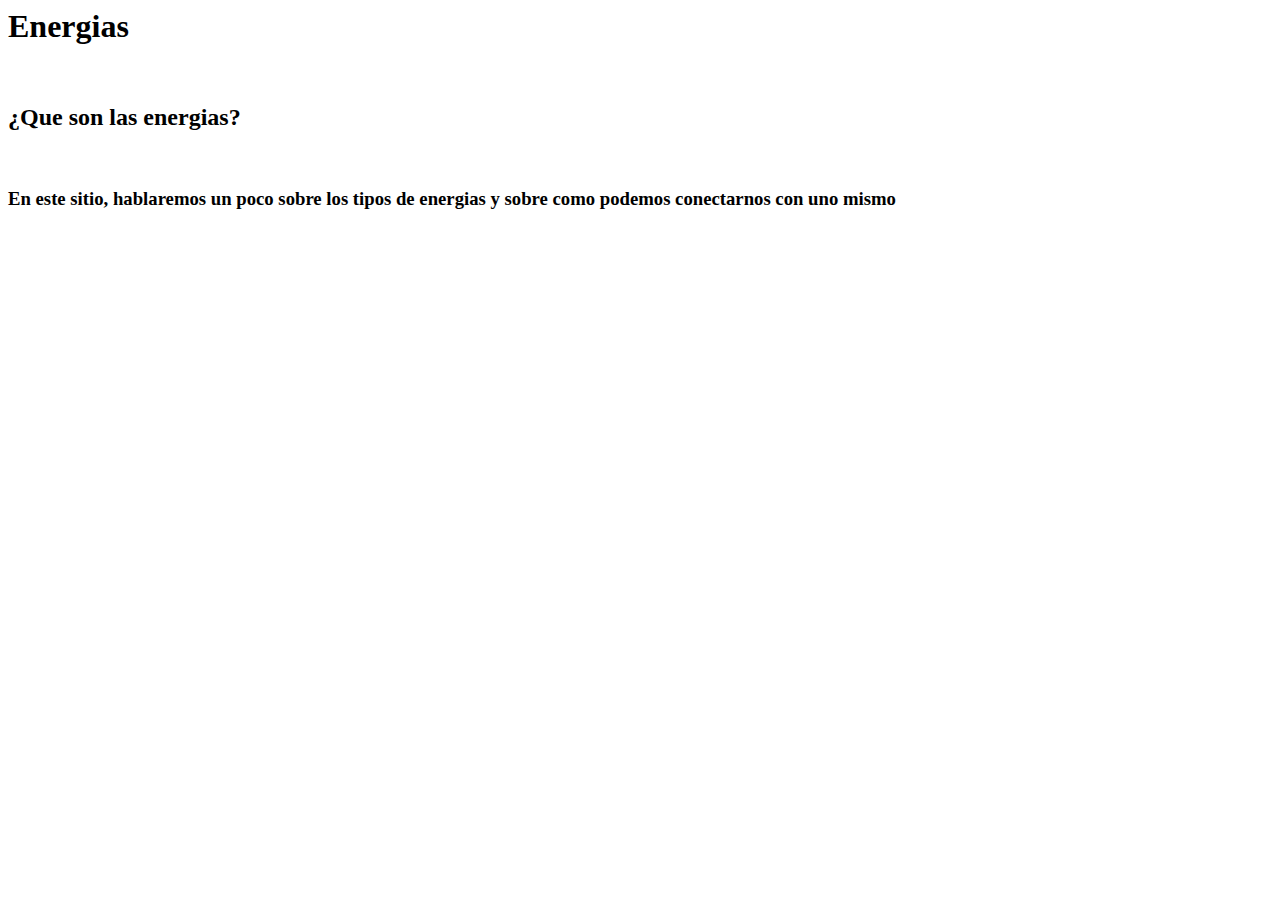
<file: index.html>
<html> 
    <head>
        
        <title>¡Bienvenidos/as a Mi Proyecto!</title>


    </head>

<body>
<h1>Energias</h1>
<br />
<h2>¿Que son las energias?</h2>
<br />
<h3>En este sitio, hablaremos un poco sobre los tipos de energias y sobre como podemos conectarnos con uno mismo</h3>


</body>



</html>
</file>
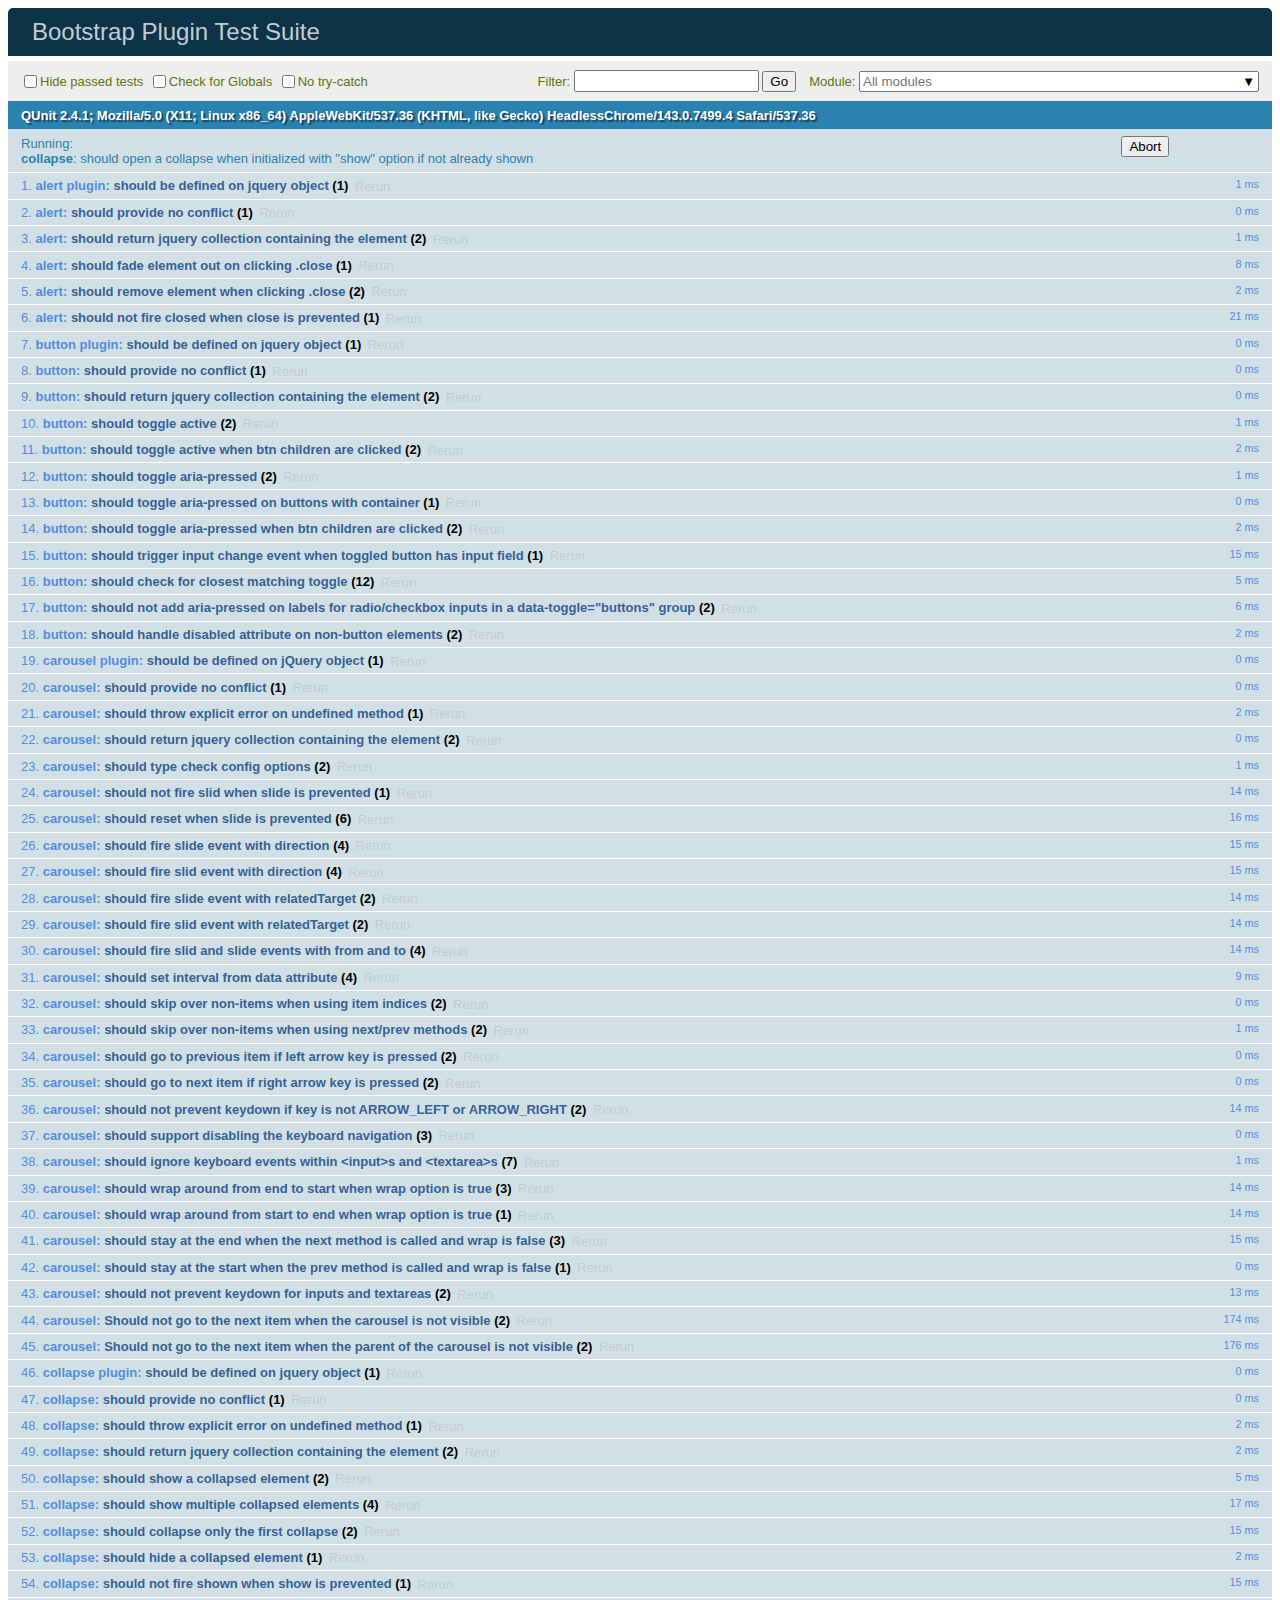
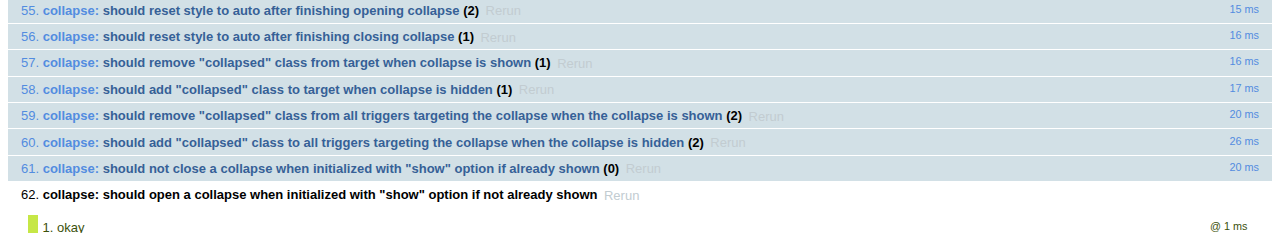
<file: L/js/tests/index.html>
<!doctype html>
<html lang="en">
  <head>
    <meta charset="utf-8">
    <meta name="viewport" content="width=device-width, initial-scale=1, shrink-to-fit=no">
    <title>Bootstrap Plugin Test Suite</title>

    <!-- jQuery -->
    <script>
      (function () {
        var path = '../../assets/js/vendor/jquery-slim.min.js'
        // get jquery param from the query string.
        var jQueryVersion = location.search.match(/[?&]jquery=(.*?)(?=&|$)/)

        // If a version was specified, use that version from our vendor folder
        if (jQueryVersion) {
          path = 'vendor/jquery-' + jQueryVersion[1] + '.min.js'
        }
        document.write('<script src="' + path + '"><\/script>')
      }())
    </script>
    <script src="../../assets/js/vendor/popper.min.js"></script>

    <!-- QUnit -->
    <link rel="stylesheet" href="vendor/qunit.css" media="screen">
    <script src="vendor/qunit.js"></script>

    <script>
      // Disable jQuery event aliases to ensure we don't accidentally use any of them
      [
        'blur',
        'focus',
        'focusin',
        'focusout',
        'resize',
        'scroll',
        'click',
        'dblclick',
        'mousedown',
        'mouseup',
        'mousemove',
        'mouseover',
        'mouseout',
        'mouseenter',
        'mouseleave',
        'change',
        'select',
        'submit',
        'keydown',
        'keypress',
        'keyup',
        'contextmenu'
      ].forEach(function(eventAlias) {
        $.fn[eventAlias] = function() {
          throw new Error('Using the ".' + eventAlias + '()" method is not allowed, so that Bootstrap can be compatible with custom jQuery builds which exclude the "event aliases" module that defines said method. See https://github.com/twbs/bootstrap/blob/master/CONTRIBUTING.md#js')
        }
      })

      // Require assert.expect in each test
      QUnit.config.requireExpects = true

      // See https://github.com/axemclion/grunt-saucelabs#test-result-details-with-qunit
      var log = []
      var testName

      QUnit.done(function(testResults) {
        var tests = []
        for (var i = 0; i < log.length; i++) {
          var details = log[i]
          tests.push({
            name: details.name,
            result: details.result,
            expected: details.expected,
            actual: details.actual,
            source: details.source
          })
        }
        testResults.tests = tests

        window.global_test_results = testResults
      })

      QUnit.testStart(function(testDetails) {
        QUnit.log(function(details) {
          if (!details.result) {
            details.name = testDetails.name
            log.push(details)
          }
        })
      })

      // Display fixture on-screen on iOS to avoid false positives
      // See https://github.com/twbs/bootstrap/pull/15955
      if (/iPhone|iPad|iPod/.test(navigator.userAgent)) {
        QUnit.begin(function() {
          $('#qunit-fixture').css({ top: 0, left: 0 })
        })

        QUnit.done(function() {
          $('#qunit-fixture').css({ top: '', left: '' })
        })
      }
    </script>

    <!-- Transpiled Plugins -->
    <script src="../dist/util.js"></script>
    <script src="../dist/alert.js"></script>
    <script src="../dist/button.js"></script>
    <script src="../dist/carousel.js"></script>
    <script src="../dist/collapse.js"></script>
    <script src="../dist/dropdown.js"></script>
    <script src="../dist/modal.js"></script>
    <script src="../dist/scrollspy.js"></script>
    <script src="../dist/tab.js"></script>
    <script src="../dist/tooltip.js"></script>
    <script src="../dist/popover.js"></script>

    <!-- Unit Tests -->
    <script src="unit/alert.js"></script>
    <script src="unit/button.js"></script>
    <script src="unit/carousel.js"></script>
    <script src="unit/collapse.js"></script>
    <script src="unit/dropdown.js"></script>
    <script src="unit/modal.js"></script>
    <script src="unit/scrollspy.js"></script>
    <script src="unit/tab.js"></script>
    <script src="unit/tooltip.js"></script>
    <script src="unit/popover.js"></script>
    <script src="unit/util.js"></script>
  </head>
  <body>
    <div id="qunit-container">
      <div id="qunit"></div>
      <div id="qunit-fixture"></div>
    </div>
  </body>
</html>
</file>
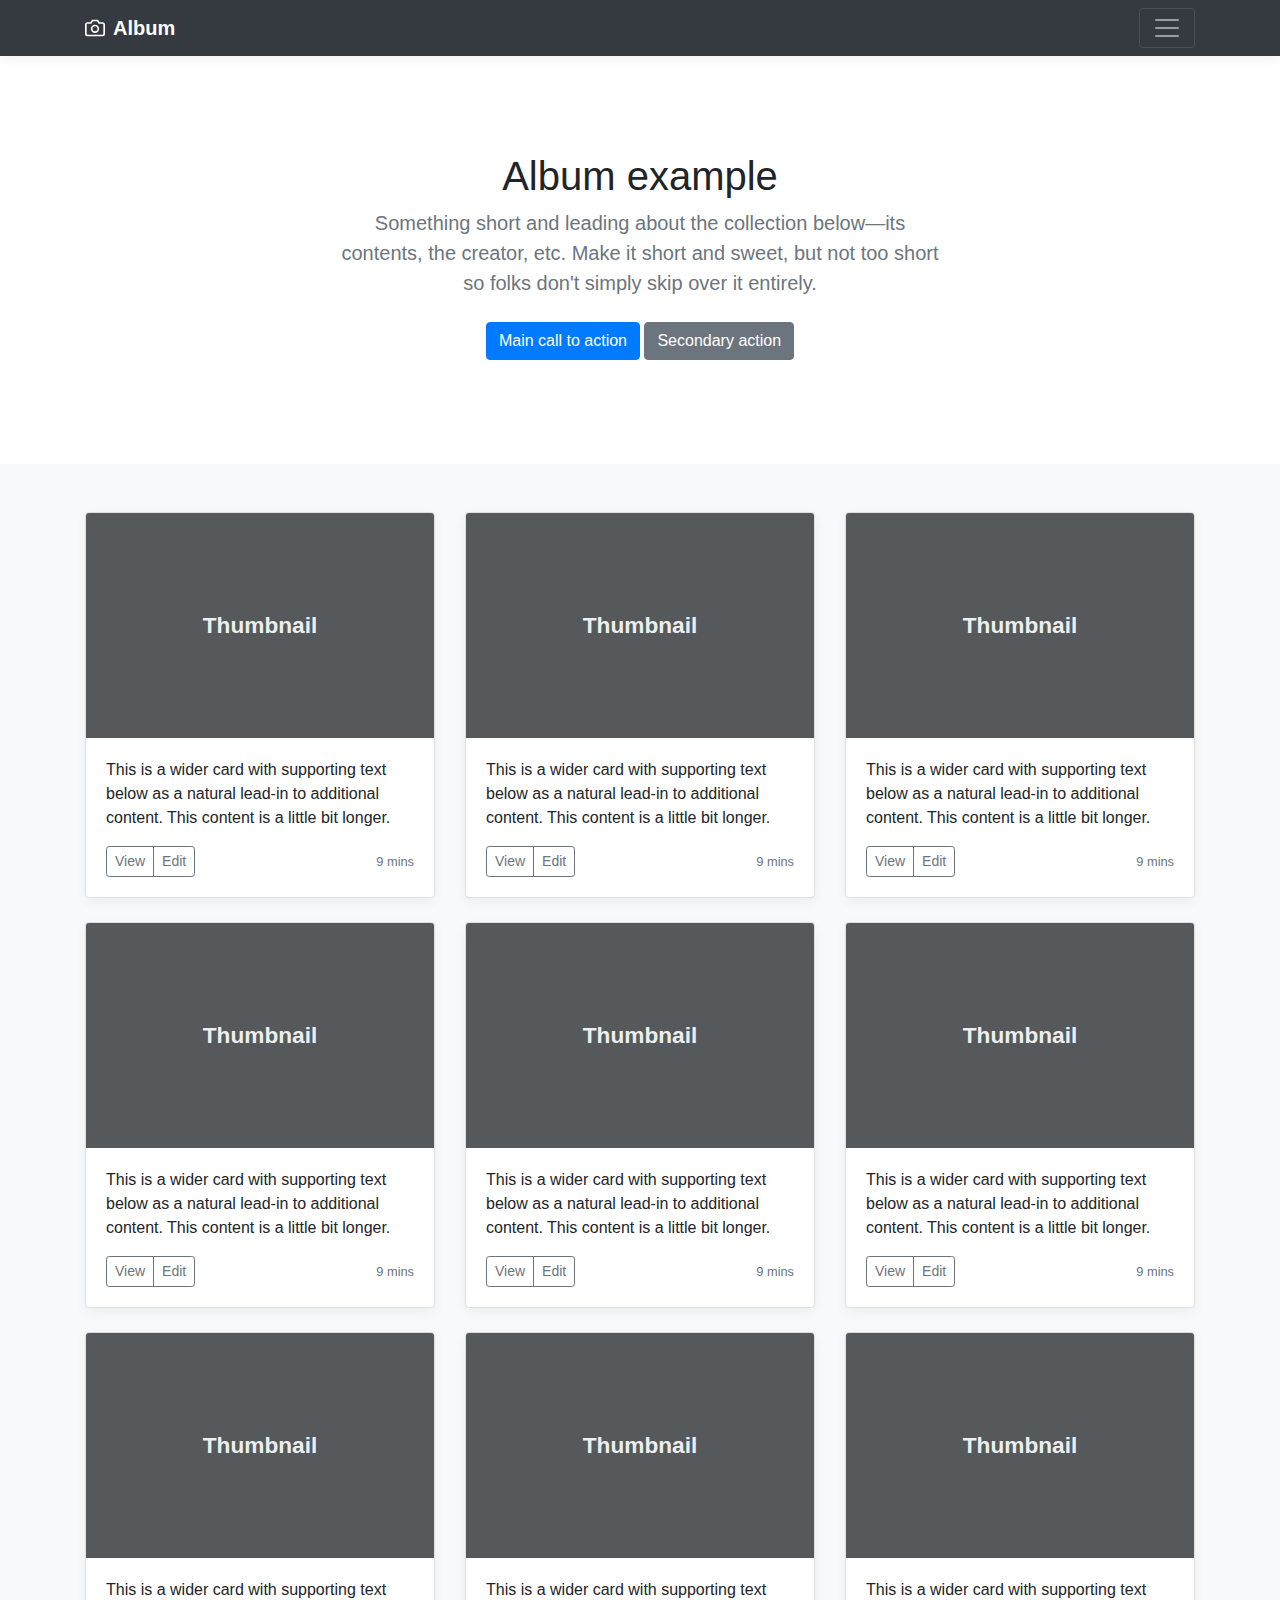
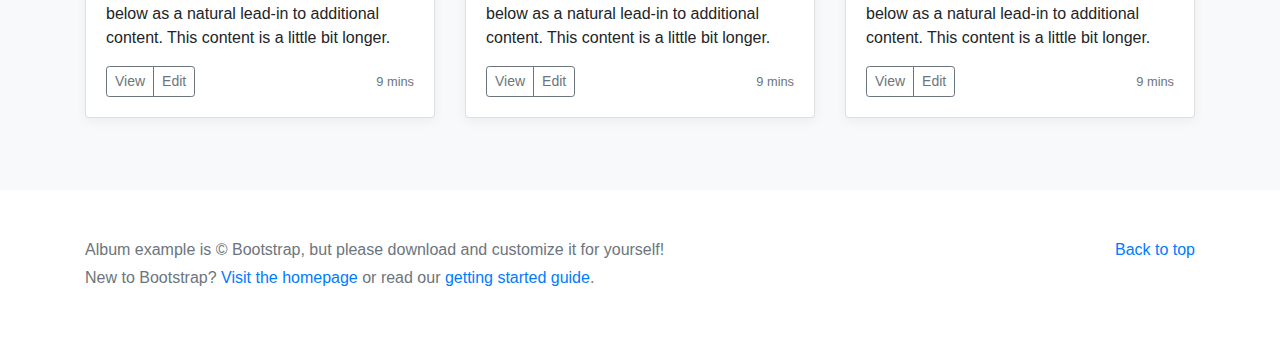
<file: L/docs/4.0/examples/album/index.html>
<!doctype html>
<html lang="en">
  <head>
    <meta charset="utf-8">
    <meta name="viewport" content="width=device-width, initial-scale=1, shrink-to-fit=no">
    <meta name="description" content="">
    <meta name="author" content="">
    <link rel="icon" href="../../../../favicon.ico">

    <title>Album example for Bootstrap</title>

    <!-- Bootstrap core CSS -->
    <link href="../../../../dist/css/bootstrap.min.css" rel="stylesheet">

    <!-- Custom styles for this template -->
    <link href="album.css" rel="stylesheet">
  </head>

  <body>

    <header>
      <div class="collapse bg-dark" id="navbarHeader">
        <div class="container">
          <div class="row">
            <div class="col-sm-8 col-md-7 py-4">
              <h4 class="text-white">About</h4>
              <p class="text-muted">Add some information about the album below, the author, or any other background context. Make it a few sentences long so folks can pick up some informative tidbits. Then, link them off to some social networking sites or contact information.</p>
            </div>
            <div class="col-sm-4 offset-md-1 py-4">
              <h4 class="text-white">Contact</h4>
              <ul class="list-unstyled">
                <li><a href="#" class="text-white">Follow on Twitter</a></li>
                <li><a href="#" class="text-white">Like on Facebook</a></li>
                <li><a href="#" class="text-white">Email me</a></li>
              </ul>
            </div>
          </div>
        </div>
      </div>
      <div class="navbar navbar-dark bg-dark box-shadow">
        <div class="container d-flex justify-content-between">
          <a href="#" class="navbar-brand d-flex align-items-center">
            <svg xmlns="http://www.w3.org/2000/svg" width="20" height="20" viewBox="0 0 24 24" fill="none" stroke="currentColor" stroke-width="2" stroke-linecap="round" stroke-linejoin="round" class="mr-2"><path d="M23 19a2 2 0 0 1-2 2H3a2 2 0 0 1-2-2V8a2 2 0 0 1 2-2h4l2-3h6l2 3h4a2 2 0 0 1 2 2z"></path><circle cx="12" cy="13" r="4"></circle></svg>
            <strong>Album</strong>
          </a>
          <button class="navbar-toggler" type="button" data-toggle="collapse" data-target="#navbarHeader" aria-controls="navbarHeader" aria-expanded="false" aria-label="Toggle navigation">
            <span class="navbar-toggler-icon"></span>
          </button>
        </div>
      </div>
    </header>

    <main role="main">

      <section class="jumbotron text-center">
        <div class="container">
          <h1 class="jumbotron-heading">Album example</h1>
          <p class="lead text-muted">Something short and leading about the collection below—its contents, the creator, etc. Make it short and sweet, but not too short so folks don't simply skip over it entirely.</p>
          <p>
            <a href="#" class="btn btn-primary my-2">Main call to action</a>
            <a href="#" class="btn btn-secondary my-2">Secondary action</a>
          </p>
        </div>
      </section>

      <div class="album py-5 bg-light">
        <div class="container">

          <div class="row">
            <div class="col-md-4">
              <div class="card mb-4 box-shadow">
                <img class="card-img-top" data-src="holder.js/100px225?theme=thumb&bg=55595c&fg=eceeef&text=Thumbnail" alt="Card image cap">
                <div class="card-body">
                  <p class="card-text">This is a wider card with supporting text below as a natural lead-in to additional content. This content is a little bit longer.</p>
                  <div class="d-flex justify-content-between align-items-center">
                    <div class="btn-group">
                      <button type="button" class="btn btn-sm btn-outline-secondary">View</button>
                      <button type="button" class="btn btn-sm btn-outline-secondary">Edit</button>
                    </div>
                    <small class="text-muted">9 mins</small>
                  </div>
                </div>
              </div>
            </div>
            <div class="col-md-4">
              <div class="card mb-4 box-shadow">
                <img class="card-img-top" data-src="holder.js/100px225?theme=thumb&bg=55595c&fg=eceeef&text=Thumbnail" alt="Card image cap">
                <div class="card-body">
                  <p class="card-text">This is a wider card with supporting text below as a natural lead-in to additional content. This content is a little bit longer.</p>
                  <div class="d-flex justify-content-between align-items-center">
                    <div class="btn-group">
                      <button type="button" class="btn btn-sm btn-outline-secondary">View</button>
                      <button type="button" class="btn btn-sm btn-outline-secondary">Edit</button>
                    </div>
                    <small class="text-muted">9 mins</small>
                  </div>
                </div>
              </div>
            </div>
            <div class="col-md-4">
              <div class="card mb-4 box-shadow">
                <img class="card-img-top" data-src="holder.js/100px225?theme=thumb&bg=55595c&fg=eceeef&text=Thumbnail" alt="Card image cap">
                <div class="card-body">
                  <p class="card-text">This is a wider card with supporting text below as a natural lead-in to additional content. This content is a little bit longer.</p>
                  <div class="d-flex justify-content-between align-items-center">
                    <div class="btn-group">
                      <button type="button" class="btn btn-sm btn-outline-secondary">View</button>
                      <button type="button" class="btn btn-sm btn-outline-secondary">Edit</button>
                    </div>
                    <small class="text-muted">9 mins</small>
                  </div>
                </div>
              </div>
            </div>

            <div class="col-md-4">
              <div class="card mb-4 box-shadow">
                <img class="card-img-top" data-src="holder.js/100px225?theme=thumb&bg=55595c&fg=eceeef&text=Thumbnail" alt="Card image cap">
                <div class="card-body">
                  <p class="card-text">This is a wider card with supporting text below as a natural lead-in to additional content. This content is a little bit longer.</p>
                  <div class="d-flex justify-content-between align-items-center">
                    <div class="btn-group">
                      <button type="button" class="btn btn-sm btn-outline-secondary">View</button>
                      <button type="button" class="btn btn-sm btn-outline-secondary">Edit</button>
                    </div>
                    <small class="text-muted">9 mins</small>
                  </div>
                </div>
              </div>
            </div>
            <div class="col-md-4">
              <div class="card mb-4 box-shadow">
                <img class="card-img-top" data-src="holder.js/100px225?theme=thumb&bg=55595c&fg=eceeef&text=Thumbnail" alt="Card image cap">
                <div class="card-body">
                  <p class="card-text">This is a wider card with supporting text below as a natural lead-in to additional content. This content is a little bit longer.</p>
                  <div class="d-flex justify-content-between align-items-center">
                    <div class="btn-group">
                      <button type="button" class="btn btn-sm btn-outline-secondary">View</button>
                      <button type="button" class="btn btn-sm btn-outline-secondary">Edit</button>
                    </div>
                    <small class="text-muted">9 mins</small>
                  </div>
                </div>
              </div>
            </div>
            <div class="col-md-4">
              <div class="card mb-4 box-shadow">
                <img class="card-img-top" data-src="holder.js/100px225?theme=thumb&bg=55595c&fg=eceeef&text=Thumbnail" alt="Card image cap">
                <div class="card-body">
                  <p class="card-text">This is a wider card with supporting text below as a natural lead-in to additional content. This content is a little bit longer.</p>
                  <div class="d-flex justify-content-between align-items-center">
                    <div class="btn-group">
                      <button type="button" class="btn btn-sm btn-outline-secondary">View</button>
                      <button type="button" class="btn btn-sm btn-outline-secondary">Edit</button>
                    </div>
                    <small class="text-muted">9 mins</small>
                  </div>
                </div>
              </div>
            </div>

            <div class="col-md-4">
              <div class="card mb-4 box-shadow">
                <img class="card-img-top" data-src="holder.js/100px225?theme=thumb&bg=55595c&fg=eceeef&text=Thumbnail" alt="Card image cap">
                <div class="card-body">
                  <p class="card-text">This is a wider card with supporting text below as a natural lead-in to additional content. This content is a little bit longer.</p>
                  <div class="d-flex justify-content-between align-items-center">
                    <div class="btn-group">
                      <button type="button" class="btn btn-sm btn-outline-secondary">View</button>
                      <button type="button" class="btn btn-sm btn-outline-secondary">Edit</button>
                    </div>
                    <small class="text-muted">9 mins</small>
                  </div>
                </div>
              </div>
            </div>
            <div class="col-md-4">
              <div class="card mb-4 box-shadow">
                <img class="card-img-top" data-src="holder.js/100px225?theme=thumb&bg=55595c&fg=eceeef&text=Thumbnail" alt="Card image cap">
                <div class="card-body">
                  <p class="card-text">This is a wider card with supporting text below as a natural lead-in to additional content. This content is a little bit longer.</p>
                  <div class="d-flex justify-content-between align-items-center">
                    <div class="btn-group">
                      <button type="button" class="btn btn-sm btn-outline-secondary">View</button>
                      <button type="button" class="btn btn-sm btn-outline-secondary">Edit</button>
                    </div>
                    <small class="text-muted">9 mins</small>
                  </div>
                </div>
              </div>
            </div>
            <div class="col-md-4">
              <div class="card mb-4 box-shadow">
                <img class="card-img-top" data-src="holder.js/100px225?theme=thumb&bg=55595c&fg=eceeef&text=Thumbnail" alt="Card image cap">
                <div class="card-body">
                  <p class="card-text">This is a wider card with supporting text below as a natural lead-in to additional content. This content is a little bit longer.</p>
                  <div class="d-flex justify-content-between align-items-center">
                    <div class="btn-group">
                      <button type="button" class="btn btn-sm btn-outline-secondary">View</button>
                      <button type="button" class="btn btn-sm btn-outline-secondary">Edit</button>
                    </div>
                    <small class="text-muted">9 mins</small>
                  </div>
                </div>
              </div>
            </div>
          </div>
        </div>
      </div>

    </main>

    <footer class="text-muted">
      <div class="container">
        <p class="float-right">
          <a href="#">Back to top</a>
        </p>
        <p>Album example is &copy; Bootstrap, but please download and customize it for yourself!</p>
        <p>New to Bootstrap? <a href="../../">Visit the homepage</a> or read our <a href="../../getting-started/">getting started guide</a>.</p>
      </div>
    </footer>

    <!-- Bootstrap core JavaScript
    ================================================== -->
    <!-- Placed at the end of the document so the pages load faster -->
    <script src="https://code.jquery.com/jquery-3.2.1.slim.min.js" integrity="sha384-KJ3o2DKtIkvYIK3UENzmM7KCkRr/rE9/Qpg6aAZGJwFDMVNA/GpGFF93hXpG5KkN" crossorigin="anonymous"></script>
    <script>window.jQuery || document.write('<script src="../../../../assets/js/vendor/jquery-slim.min.js"><\/script>')</script>
    <script src="../../../../assets/js/vendor/popper.min.js"></script>
    <script src="../../../../dist/js/bootstrap.min.js"></script>
    <script src="../../../../assets/js/vendor/holder.min.js"></script>
  </body>
</html>
</file>
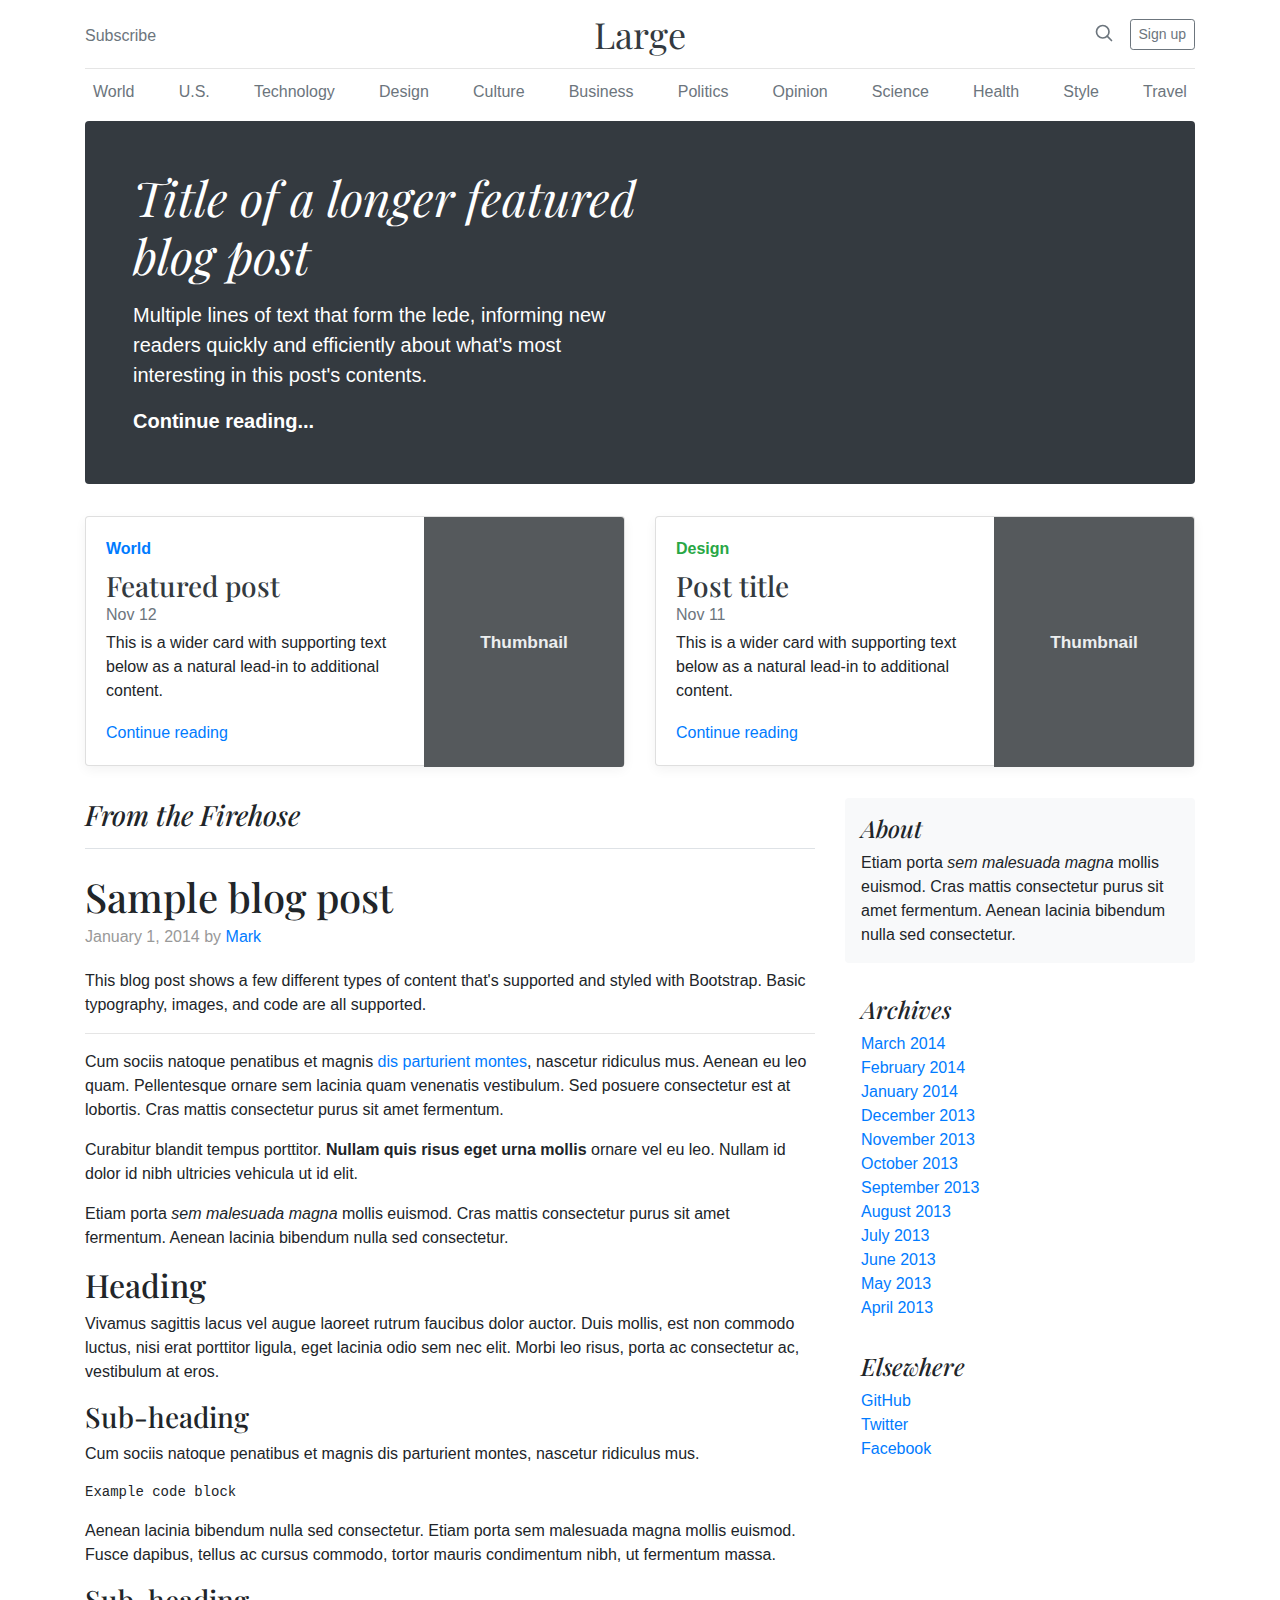
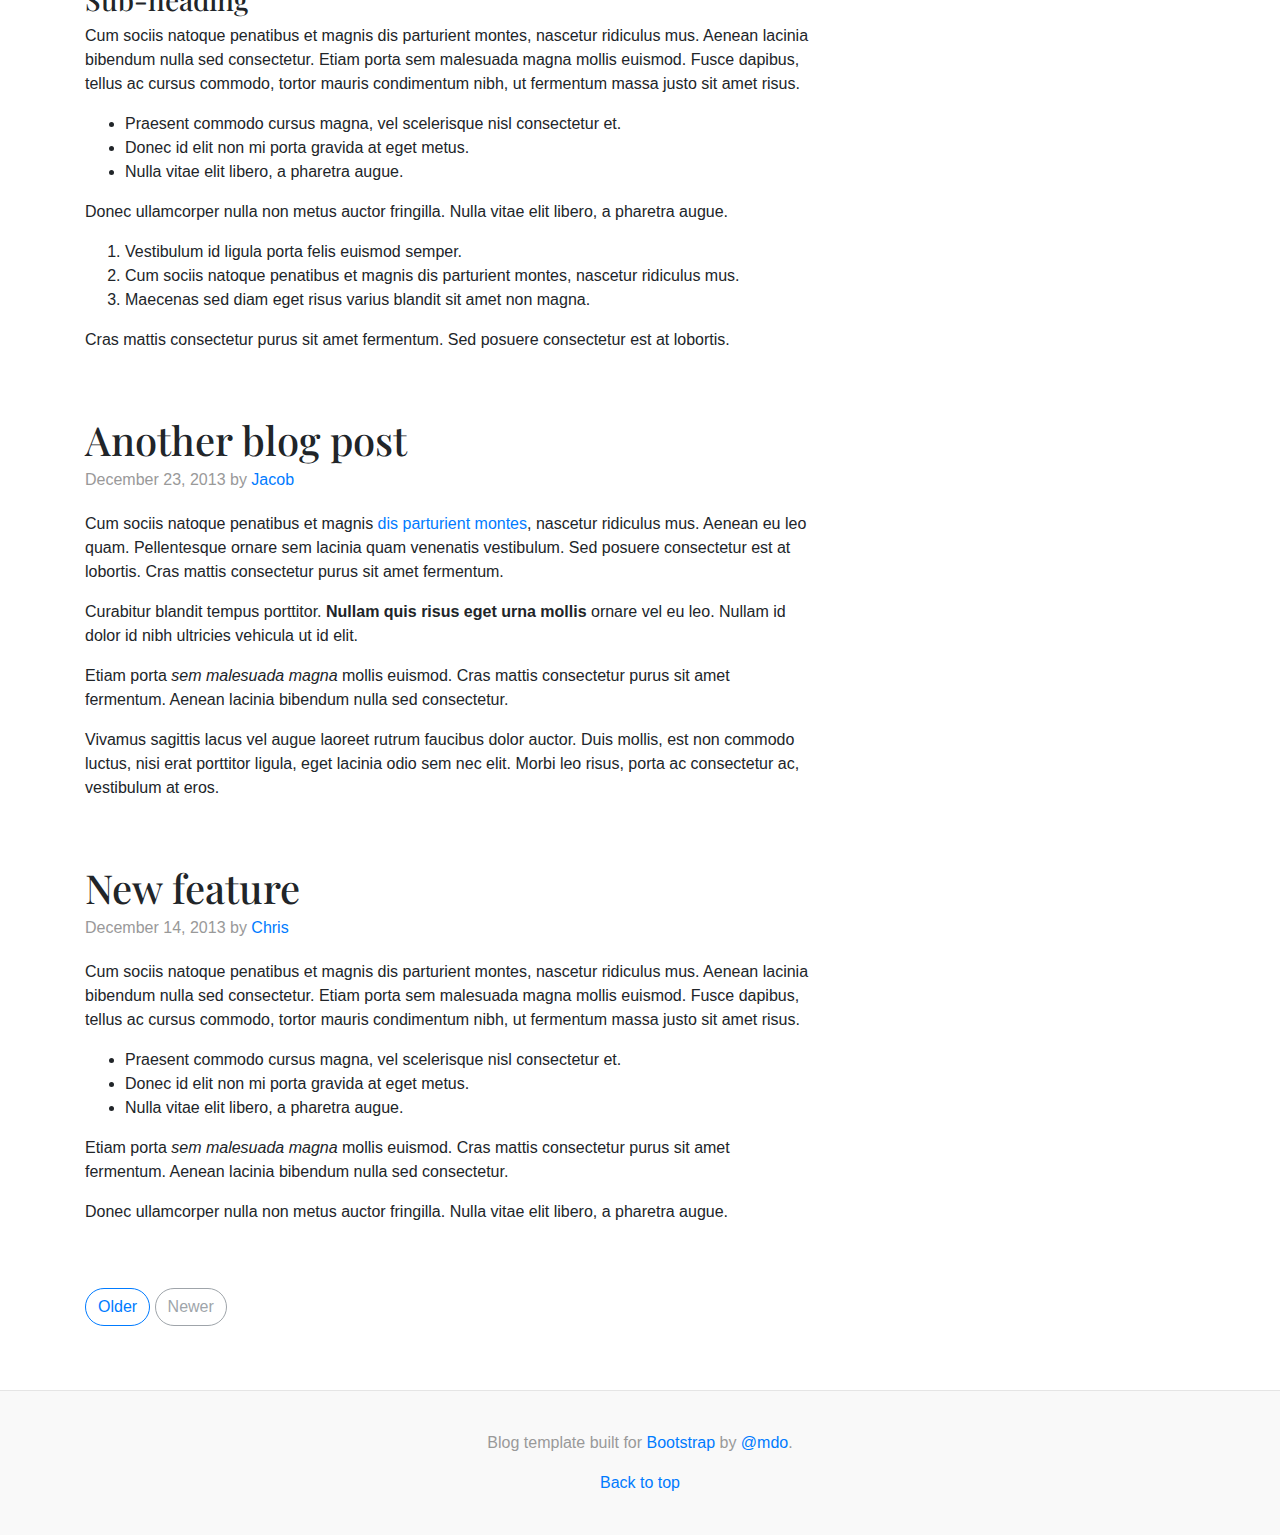
<file: L/docs/4.0/examples/blog/index.html>
<!doctype html>
<html lang="en">
  <head>
    <meta charset="utf-8">
    <meta name="viewport" content="width=device-width, initial-scale=1, shrink-to-fit=no">
    <meta name="description" content="">
    <meta name="author" content="">
    <link rel="icon" href="../../../../favicon.ico">

    <title>Blog Template for Bootstrap</title>

    <!-- Bootstrap core CSS -->
    <link href="../../../../dist/css/bootstrap.min.css" rel="stylesheet">

    <!-- Custom styles for this template -->
    <link href="https://fonts.googleapis.com/css?family=Playfair+Display:700,900" rel="stylesheet">
    <link href="blog.css" rel="stylesheet">
  </head>

  <body>

    <div class="container">
      <header class="blog-header py-3">
        <div class="row flex-nowrap justify-content-between align-items-center">
          <div class="col-4 pt-1">
            <a class="text-muted" href="#">Subscribe</a>
          </div>
          <div class="col-4 text-center">
            <a class="blog-header-logo text-dark" href="#">Large</a>
          </div>
          <div class="col-4 d-flex justify-content-end align-items-center">
            <a class="text-muted" href="#">
              <svg xmlns="http://www.w3.org/2000/svg" width="20" height="20" viewBox="0 0 24 24" fill="none" stroke="currentColor" stroke-width="2" stroke-linecap="round" stroke-linejoin="round" class="mx-3"><circle cx="10.5" cy="10.5" r="7.5"></circle><line x1="21" y1="21" x2="15.8" y2="15.8"></line></svg>
            </a>
            <a class="btn btn-sm btn-outline-secondary" href="#">Sign up</a>
          </div>
        </div>
      </header>

      <div class="nav-scroller py-1 mb-2">
        <nav class="nav d-flex justify-content-between">
          <a class="p-2 text-muted" href="#">World</a>
          <a class="p-2 text-muted" href="#">U.S.</a>
          <a class="p-2 text-muted" href="#">Technology</a>
          <a class="p-2 text-muted" href="#">Design</a>
          <a class="p-2 text-muted" href="#">Culture</a>
          <a class="p-2 text-muted" href="#">Business</a>
          <a class="p-2 text-muted" href="#">Politics</a>
          <a class="p-2 text-muted" href="#">Opinion</a>
          <a class="p-2 text-muted" href="#">Science</a>
          <a class="p-2 text-muted" href="#">Health</a>
          <a class="p-2 text-muted" href="#">Style</a>
          <a class="p-2 text-muted" href="#">Travel</a>
        </nav>
      </div>

      <div class="jumbotron p-3 p-md-5 text-white rounded bg-dark">
        <div class="col-md-6 px-0">
          <h1 class="display-4 font-italic">Title of a longer featured blog post</h1>
          <p class="lead my-3">Multiple lines of text that form the lede, informing new readers quickly and efficiently about what's most interesting in this post's contents.</p>
          <p class="lead mb-0"><a href="#" class="text-white font-weight-bold">Continue reading...</a></p>
        </div>
      </div>

      <div class="row mb-2">
        <div class="col-md-6">
          <div class="card flex-md-row mb-4 box-shadow h-md-250">
            <div class="card-body d-flex flex-column align-items-start">
              <strong class="d-inline-block mb-2 text-primary">World</strong>
              <h3 class="mb-0">
                <a class="text-dark" href="#">Featured post</a>
              </h3>
              <div class="mb-1 text-muted">Nov 12</div>
              <p class="card-text mb-auto">This is a wider card with supporting text below as a natural lead-in to additional content.</p>
              <a href="#">Continue reading</a>
            </div>
            <img class="card-img-right flex-auto d-none d-md-block" data-src="holder.js/200x250?theme=thumb" alt="Card image cap">
          </div>
        </div>
        <div class="col-md-6">
          <div class="card flex-md-row mb-4 box-shadow h-md-250">
            <div class="card-body d-flex flex-column align-items-start">
              <strong class="d-inline-block mb-2 text-success">Design</strong>
              <h3 class="mb-0">
                <a class="text-dark" href="#">Post title</a>
              </h3>
              <div class="mb-1 text-muted">Nov 11</div>
              <p class="card-text mb-auto">This is a wider card with supporting text below as a natural lead-in to additional content.</p>
              <a href="#">Continue reading</a>
            </div>
            <img class="card-img-right flex-auto d-none d-md-block" data-src="holder.js/200x250?theme=thumb" alt="Card image cap">
          </div>
        </div>
      </div>
    </div>

    <main role="main" class="container">
      <div class="row">
        <div class="col-md-8 blog-main">
          <h3 class="pb-3 mb-4 font-italic border-bottom">
            From the Firehose
          </h3>

          <div class="blog-post">
            <h2 class="blog-post-title">Sample blog post</h2>
            <p class="blog-post-meta">January 1, 2014 by <a href="#">Mark</a></p>

            <p>This blog post shows a few different types of content that's supported and styled with Bootstrap. Basic typography, images, and code are all supported.</p>
            <hr>
            <p>Cum sociis natoque penatibus et magnis <a href="#">dis parturient montes</a>, nascetur ridiculus mus. Aenean eu leo quam. Pellentesque ornare sem lacinia quam venenatis vestibulum. Sed posuere consectetur est at lobortis. Cras mattis consectetur purus sit amet fermentum.</p>
            <blockquote>
              <p>Curabitur blandit tempus porttitor. <strong>Nullam quis risus eget urna mollis</strong> ornare vel eu leo. Nullam id dolor id nibh ultricies vehicula ut id elit.</p>
            </blockquote>
            <p>Etiam porta <em>sem malesuada magna</em> mollis euismod. Cras mattis consectetur purus sit amet fermentum. Aenean lacinia bibendum nulla sed consectetur.</p>
            <h2>Heading</h2>
            <p>Vivamus sagittis lacus vel augue laoreet rutrum faucibus dolor auctor. Duis mollis, est non commodo luctus, nisi erat porttitor ligula, eget lacinia odio sem nec elit. Morbi leo risus, porta ac consectetur ac, vestibulum at eros.</p>
            <h3>Sub-heading</h3>
            <p>Cum sociis natoque penatibus et magnis dis parturient montes, nascetur ridiculus mus.</p>
            <pre><code>Example code block</code></pre>
            <p>Aenean lacinia bibendum nulla sed consectetur. Etiam porta sem malesuada magna mollis euismod. Fusce dapibus, tellus ac cursus commodo, tortor mauris condimentum nibh, ut fermentum massa.</p>
            <h3>Sub-heading</h3>
            <p>Cum sociis natoque penatibus et magnis dis parturient montes, nascetur ridiculus mus. Aenean lacinia bibendum nulla sed consectetur. Etiam porta sem malesuada magna mollis euismod. Fusce dapibus, tellus ac cursus commodo, tortor mauris condimentum nibh, ut fermentum massa justo sit amet risus.</p>
            <ul>
              <li>Praesent commodo cursus magna, vel scelerisque nisl consectetur et.</li>
              <li>Donec id elit non mi porta gravida at eget metus.</li>
              <li>Nulla vitae elit libero, a pharetra augue.</li>
            </ul>
            <p>Donec ullamcorper nulla non metus auctor fringilla. Nulla vitae elit libero, a pharetra augue.</p>
            <ol>
              <li>Vestibulum id ligula porta felis euismod semper.</li>
              <li>Cum sociis natoque penatibus et magnis dis parturient montes, nascetur ridiculus mus.</li>
              <li>Maecenas sed diam eget risus varius blandit sit amet non magna.</li>
            </ol>
            <p>Cras mattis consectetur purus sit amet fermentum. Sed posuere consectetur est at lobortis.</p>
          </div><!-- /.blog-post -->

          <div class="blog-post">
            <h2 class="blog-post-title">Another blog post</h2>
            <p class="blog-post-meta">December 23, 2013 by <a href="#">Jacob</a></p>

            <p>Cum sociis natoque penatibus et magnis <a href="#">dis parturient montes</a>, nascetur ridiculus mus. Aenean eu leo quam. Pellentesque ornare sem lacinia quam venenatis vestibulum. Sed posuere consectetur est at lobortis. Cras mattis consectetur purus sit amet fermentum.</p>
            <blockquote>
              <p>Curabitur blandit tempus porttitor. <strong>Nullam quis risus eget urna mollis</strong> ornare vel eu leo. Nullam id dolor id nibh ultricies vehicula ut id elit.</p>
            </blockquote>
            <p>Etiam porta <em>sem malesuada magna</em> mollis euismod. Cras mattis consectetur purus sit amet fermentum. Aenean lacinia bibendum nulla sed consectetur.</p>
            <p>Vivamus sagittis lacus vel augue laoreet rutrum faucibus dolor auctor. Duis mollis, est non commodo luctus, nisi erat porttitor ligula, eget lacinia odio sem nec elit. Morbi leo risus, porta ac consectetur ac, vestibulum at eros.</p>
          </div><!-- /.blog-post -->

          <div class="blog-post">
            <h2 class="blog-post-title">New feature</h2>
            <p class="blog-post-meta">December 14, 2013 by <a href="#">Chris</a></p>

            <p>Cum sociis natoque penatibus et magnis dis parturient montes, nascetur ridiculus mus. Aenean lacinia bibendum nulla sed consectetur. Etiam porta sem malesuada magna mollis euismod. Fusce dapibus, tellus ac cursus commodo, tortor mauris condimentum nibh, ut fermentum massa justo sit amet risus.</p>
            <ul>
              <li>Praesent commodo cursus magna, vel scelerisque nisl consectetur et.</li>
              <li>Donec id elit non mi porta gravida at eget metus.</li>
              <li>Nulla vitae elit libero, a pharetra augue.</li>
            </ul>
            <p>Etiam porta <em>sem malesuada magna</em> mollis euismod. Cras mattis consectetur purus sit amet fermentum. Aenean lacinia bibendum nulla sed consectetur.</p>
            <p>Donec ullamcorper nulla non metus auctor fringilla. Nulla vitae elit libero, a pharetra augue.</p>
          </div><!-- /.blog-post -->

          <nav class="blog-pagination">
            <a class="btn btn-outline-primary" href="#">Older</a>
            <a class="btn btn-outline-secondary disabled" href="#">Newer</a>
          </nav>

        </div><!-- /.blog-main -->

        <aside class="col-md-4 blog-sidebar">
          <div class="p-3 mb-3 bg-light rounded">
            <h4 class="font-italic">About</h4>
            <p class="mb-0">Etiam porta <em>sem malesuada magna</em> mollis euismod. Cras mattis consectetur purus sit amet fermentum. Aenean lacinia bibendum nulla sed consectetur.</p>
          </div>

          <div class="p-3">
            <h4 class="font-italic">Archives</h4>
            <ol class="list-unstyled mb-0">
              <li><a href="#">March 2014</a></li>
              <li><a href="#">February 2014</a></li>
              <li><a href="#">January 2014</a></li>
              <li><a href="#">December 2013</a></li>
              <li><a href="#">November 2013</a></li>
              <li><a href="#">October 2013</a></li>
              <li><a href="#">September 2013</a></li>
              <li><a href="#">August 2013</a></li>
              <li><a href="#">July 2013</a></li>
              <li><a href="#">June 2013</a></li>
              <li><a href="#">May 2013</a></li>
              <li><a href="#">April 2013</a></li>
            </ol>
          </div>

          <div class="p-3">
            <h4 class="font-italic">Elsewhere</h4>
            <ol class="list-unstyled">
              <li><a href="#">GitHub</a></li>
              <li><a href="#">Twitter</a></li>
              <li><a href="#">Facebook</a></li>
            </ol>
          </div>
        </aside><!-- /.blog-sidebar -->

      </div><!-- /.row -->

    </main><!-- /.container -->

    <footer class="blog-footer">
      <p>Blog template built for <a href="https://getbootstrap.com/">Bootstrap</a> by <a href="https://twitter.com/mdo">@mdo</a>.</p>
      <p>
        <a href="#">Back to top</a>
      </p>
    </footer>

    <!-- Bootstrap core JavaScript
    ================================================== -->
    <!-- Placed at the end of the document so the pages load faster -->
    <script src="https://code.jquery.com/jquery-3.2.1.slim.min.js" integrity="sha384-KJ3o2DKtIkvYIK3UENzmM7KCkRr/rE9/Qpg6aAZGJwFDMVNA/GpGFF93hXpG5KkN" crossorigin="anonymous"></script>
    <script>window.jQuery || document.write('<script src="../../../../assets/js/vendor/jquery-slim.min.js"><\/script>')</script>
    <script src="../../../../assets/js/vendor/popper.min.js"></script>
    <script src="../../../../dist/js/bootstrap.min.js"></script>
    <script src="../../../../assets/js/vendor/holder.min.js"></script>
    <script>
      Holder.addTheme('thumb', {
        bg: '#55595c',
        fg: '#eceeef',
        text: 'Thumbnail'
      });
    </script>
  </body>
</html>
</file>
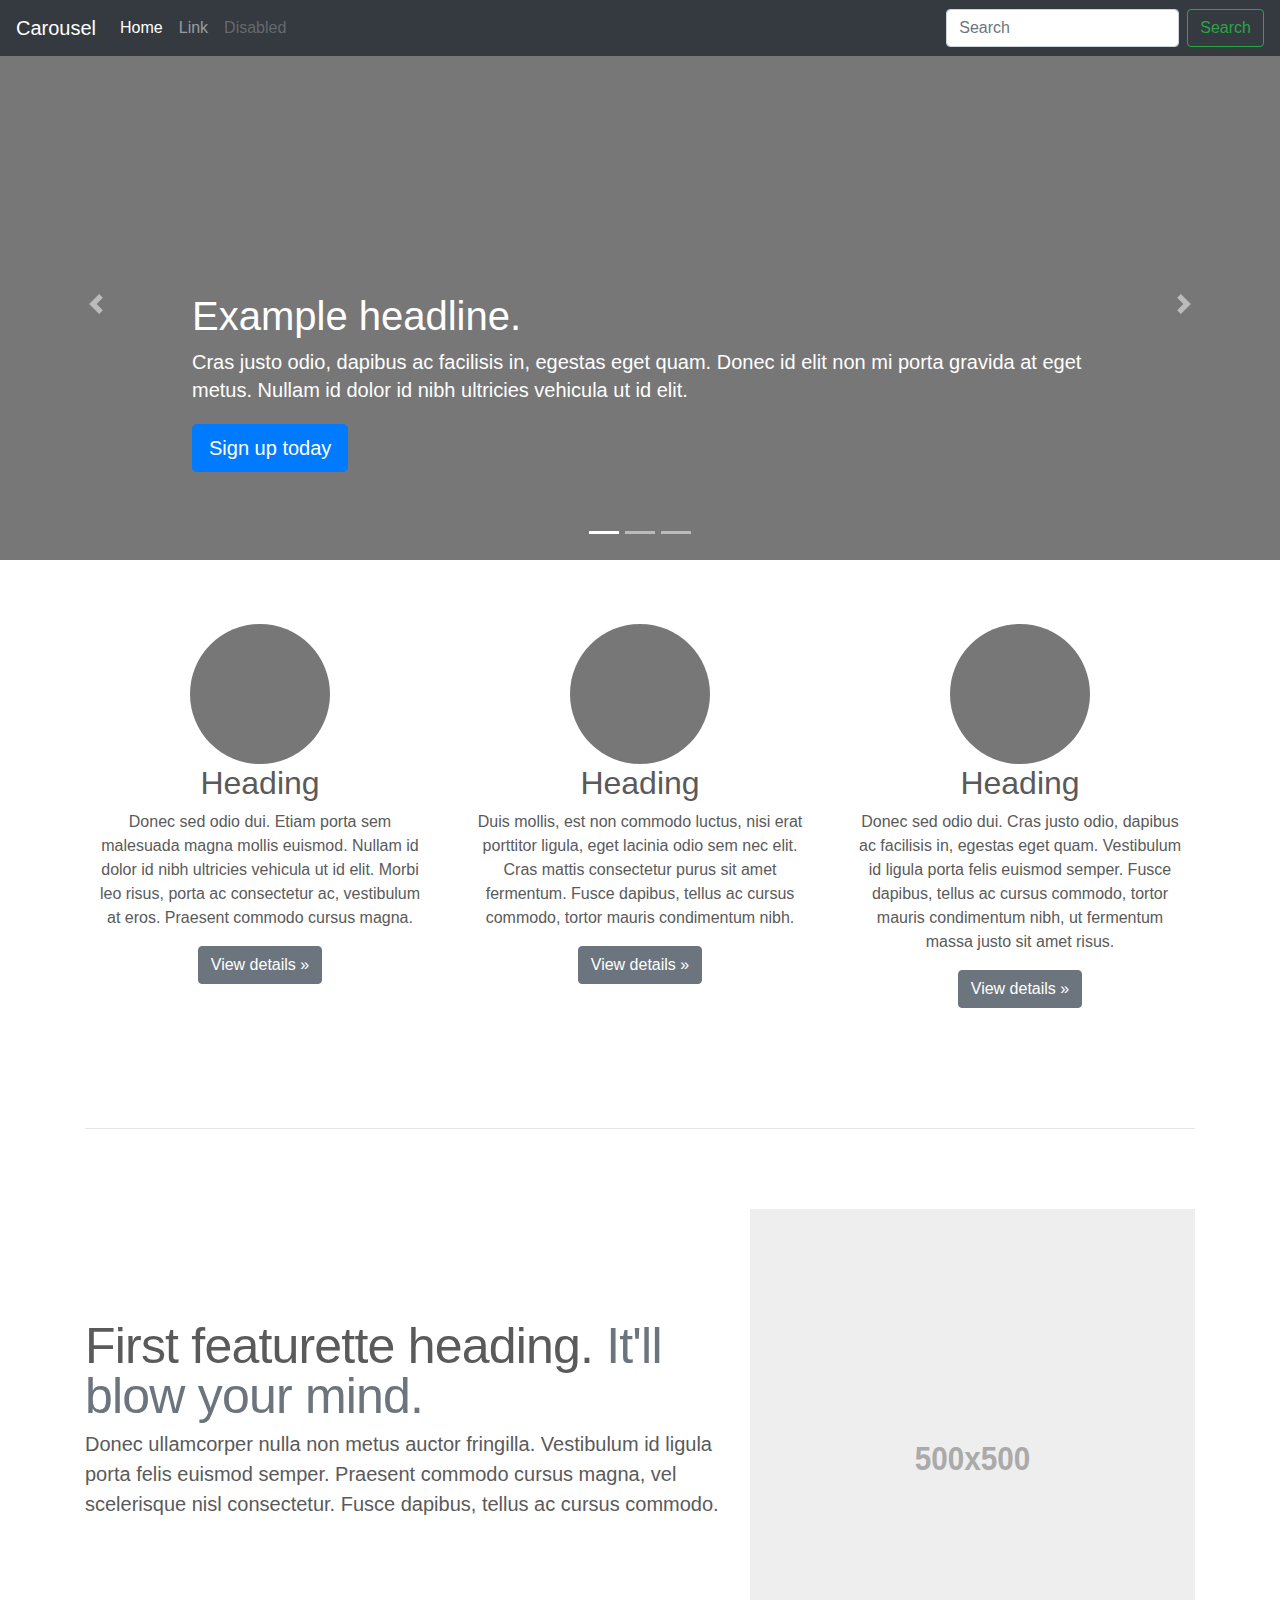
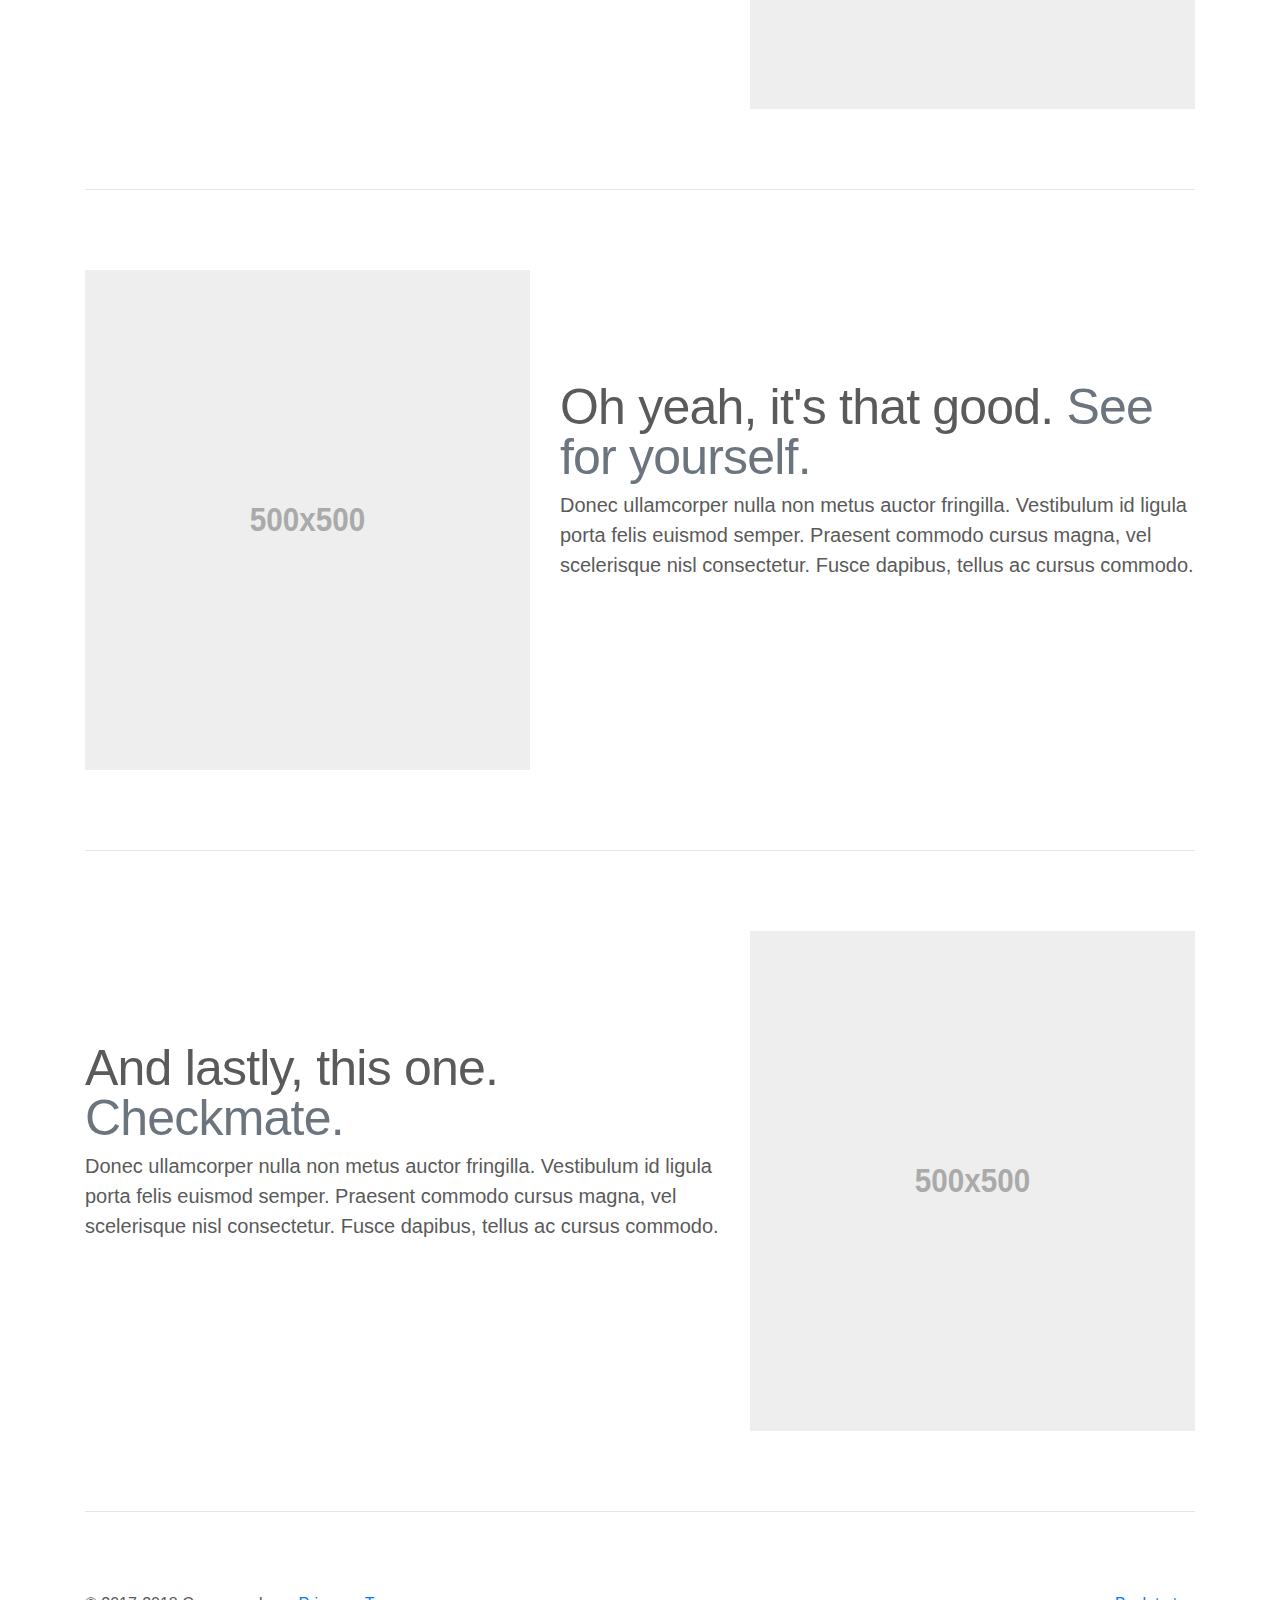
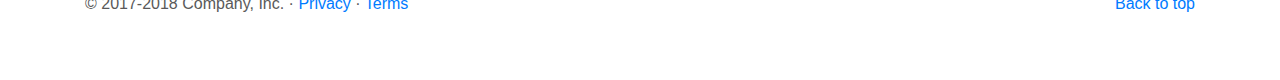
<file: L/docs/4.0/examples/carousel/index.html>
<!doctype html>
<html lang="en">
  <head>
    <meta charset="utf-8">
    <meta name="viewport" content="width=device-width, initial-scale=1, shrink-to-fit=no">
    <meta name="description" content="">
    <meta name="author" content="">
    <link rel="icon" href="../../../../favicon.ico">

    <title>Carousel Template for Bootstrap</title>

    <!-- Bootstrap core CSS -->
    <link href="../../../../dist/css/bootstrap.min.css" rel="stylesheet">

    <!-- Custom styles for this template -->
    <link href="carousel.css" rel="stylesheet">
  </head>
  <body>

    <header>
      <nav class="navbar navbar-expand-md navbar-dark fixed-top bg-dark">
        <a class="navbar-brand" href="#">Carousel</a>
        <button class="navbar-toggler" type="button" data-toggle="collapse" data-target="#navbarCollapse" aria-controls="navbarCollapse" aria-expanded="false" aria-label="Toggle navigation">
          <span class="navbar-toggler-icon"></span>
        </button>
        <div class="collapse navbar-collapse" id="navbarCollapse">
          <ul class="navbar-nav mr-auto">
            <li class="nav-item active">
              <a class="nav-link" href="#">Home <span class="sr-only">(current)</span></a>
            </li>
            <li class="nav-item">
              <a class="nav-link" href="#">Link</a>
            </li>
            <li class="nav-item">
              <a class="nav-link disabled" href="#">Disabled</a>
            </li>
          </ul>
          <form class="form-inline mt-2 mt-md-0">
            <input class="form-control mr-sm-2" type="text" placeholder="Search" aria-label="Search">
            <button class="btn btn-outline-success my-2 my-sm-0" type="submit">Search</button>
          </form>
        </div>
      </nav>
    </header>

    <main role="main">

      <div id="myCarousel" class="carousel slide" data-ride="carousel">
        <ol class="carousel-indicators">
          <li data-target="#myCarousel" data-slide-to="0" class="active"></li>
          <li data-target="#myCarousel" data-slide-to="1"></li>
          <li data-target="#myCarousel" data-slide-to="2"></li>
        </ol>
        <div class="carousel-inner">
          <div class="carousel-item active">
            <img class="first-slide" src="[data-uri]" alt="First slide">
            <div class="container">
              <div class="carousel-caption text-left">
                <h1>Example headline.</h1>
                <p>Cras justo odio, dapibus ac facilisis in, egestas eget quam. Donec id elit non mi porta gravida at eget metus. Nullam id dolor id nibh ultricies vehicula ut id elit.</p>
                <p><a class="btn btn-lg btn-primary" href="#" role="button">Sign up today</a></p>
              </div>
            </div>
          </div>
          <div class="carousel-item">
            <img class="second-slide" src="[data-uri]" alt="Second slide">
            <div class="container">
              <div class="carousel-caption">
                <h1>Another example headline.</h1>
                <p>Cras justo odio, dapibus ac facilisis in, egestas eget quam. Donec id elit non mi porta gravida at eget metus. Nullam id dolor id nibh ultricies vehicula ut id elit.</p>
                <p><a class="btn btn-lg btn-primary" href="#" role="button">Learn more</a></p>
              </div>
            </div>
          </div>
          <div class="carousel-item">
            <img class="third-slide" src="[data-uri]" alt="Third slide">
            <div class="container">
              <div class="carousel-caption text-right">
                <h1>One more for good measure.</h1>
                <p>Cras justo odio, dapibus ac facilisis in, egestas eget quam. Donec id elit non mi porta gravida at eget metus. Nullam id dolor id nibh ultricies vehicula ut id elit.</p>
                <p><a class="btn btn-lg btn-primary" href="#" role="button">Browse gallery</a></p>
              </div>
            </div>
          </div>
        </div>
        <a class="carousel-control-prev" href="#myCarousel" role="button" data-slide="prev">
          <span class="carousel-control-prev-icon" aria-hidden="true"></span>
          <span class="sr-only">Previous</span>
        </a>
        <a class="carousel-control-next" href="#myCarousel" role="button" data-slide="next">
          <span class="carousel-control-next-icon" aria-hidden="true"></span>
          <span class="sr-only">Next</span>
        </a>
      </div>


      <!-- Marketing messaging and featurettes
      ================================================== -->
      <!-- Wrap the rest of the page in another container to center all the content. -->

      <div class="container marketing">

        <!-- Three columns of text below the carousel -->
        <div class="row">
          <div class="col-lg-4">
            <img class="rounded-circle" src="[data-uri]" alt="Generic placeholder image" width="140" height="140">
            <h2>Heading</h2>
            <p>Donec sed odio dui. Etiam porta sem malesuada magna mollis euismod. Nullam id dolor id nibh ultricies vehicula ut id elit. Morbi leo risus, porta ac consectetur ac, vestibulum at eros. Praesent commodo cursus magna.</p>
            <p><a class="btn btn-secondary" href="#" role="button">View details &raquo;</a></p>
          </div><!-- /.col-lg-4 -->
          <div class="col-lg-4">
            <img class="rounded-circle" src="[data-uri]" alt="Generic placeholder image" width="140" height="140">
            <h2>Heading</h2>
            <p>Duis mollis, est non commodo luctus, nisi erat porttitor ligula, eget lacinia odio sem nec elit. Cras mattis consectetur purus sit amet fermentum. Fusce dapibus, tellus ac cursus commodo, tortor mauris condimentum nibh.</p>
            <p><a class="btn btn-secondary" href="#" role="button">View details &raquo;</a></p>
          </div><!-- /.col-lg-4 -->
          <div class="col-lg-4">
            <img class="rounded-circle" src="[data-uri]" alt="Generic placeholder image" width="140" height="140">
            <h2>Heading</h2>
            <p>Donec sed odio dui. Cras justo odio, dapibus ac facilisis in, egestas eget quam. Vestibulum id ligula porta felis euismod semper. Fusce dapibus, tellus ac cursus commodo, tortor mauris condimentum nibh, ut fermentum massa justo sit amet risus.</p>
            <p><a class="btn btn-secondary" href="#" role="button">View details &raquo;</a></p>
          </div><!-- /.col-lg-4 -->
        </div><!-- /.row -->


        <!-- START THE FEATURETTES -->

        <hr class="featurette-divider">

        <div class="row featurette">
          <div class="col-md-7">
            <h2 class="featurette-heading">First featurette heading. <span class="text-muted">It'll blow your mind.</span></h2>
            <p class="lead">Donec ullamcorper nulla non metus auctor fringilla. Vestibulum id ligula porta felis euismod semper. Praesent commodo cursus magna, vel scelerisque nisl consectetur. Fusce dapibus, tellus ac cursus commodo.</p>
          </div>
          <div class="col-md-5">
            <img class="featurette-image img-fluid mx-auto" data-src="holder.js/500x500/auto" alt="Generic placeholder image">
          </div>
        </div>

        <hr class="featurette-divider">

        <div class="row featurette">
          <div class="col-md-7 order-md-2">
            <h2 class="featurette-heading">Oh yeah, it's that good. <span class="text-muted">See for yourself.</span></h2>
            <p class="lead">Donec ullamcorper nulla non metus auctor fringilla. Vestibulum id ligula porta felis euismod semper. Praesent commodo cursus magna, vel scelerisque nisl consectetur. Fusce dapibus, tellus ac cursus commodo.</p>
          </div>
          <div class="col-md-5 order-md-1">
            <img class="featurette-image img-fluid mx-auto" data-src="holder.js/500x500/auto" alt="Generic placeholder image">
          </div>
        </div>

        <hr class="featurette-divider">

        <div class="row featurette">
          <div class="col-md-7">
            <h2 class="featurette-heading">And lastly, this one. <span class="text-muted">Checkmate.</span></h2>
            <p class="lead">Donec ullamcorper nulla non metus auctor fringilla. Vestibulum id ligula porta felis euismod semper. Praesent commodo cursus magna, vel scelerisque nisl consectetur. Fusce dapibus, tellus ac cursus commodo.</p>
          </div>
          <div class="col-md-5">
            <img class="featurette-image img-fluid mx-auto" data-src="holder.js/500x500/auto" alt="Generic placeholder image">
          </div>
        </div>

        <hr class="featurette-divider">

        <!-- /END THE FEATURETTES -->

      </div><!-- /.container -->


      <!-- FOOTER -->
      <footer class="container">
        <p class="float-right"><a href="#">Back to top</a></p>
        <p>&copy; 2017-2018 Company, Inc. &middot; <a href="#">Privacy</a> &middot; <a href="#">Terms</a></p>
      </footer>
    </main>

    <!-- Bootstrap core JavaScript
    ================================================== -->
    <!-- Placed at the end of the document so the pages load faster -->
    <script src="https://code.jquery.com/jquery-3.2.1.slim.min.js" integrity="sha384-KJ3o2DKtIkvYIK3UENzmM7KCkRr/rE9/Qpg6aAZGJwFDMVNA/GpGFF93hXpG5KkN" crossorigin="anonymous"></script>
    <script>window.jQuery || document.write('<script src="../../../../assets/js/vendor/jquery-slim.min.js"><\/script>')</script>
    <script src="../../../../assets/js/vendor/popper.min.js"></script>
    <script src="../../../../dist/js/bootstrap.min.js"></script>
    <!-- Just to make our placeholder images work. Don't actually copy the next line! -->
    <script src="../../../../assets/js/vendor/holder.min.js"></script>
  </body>
</html>
</file>
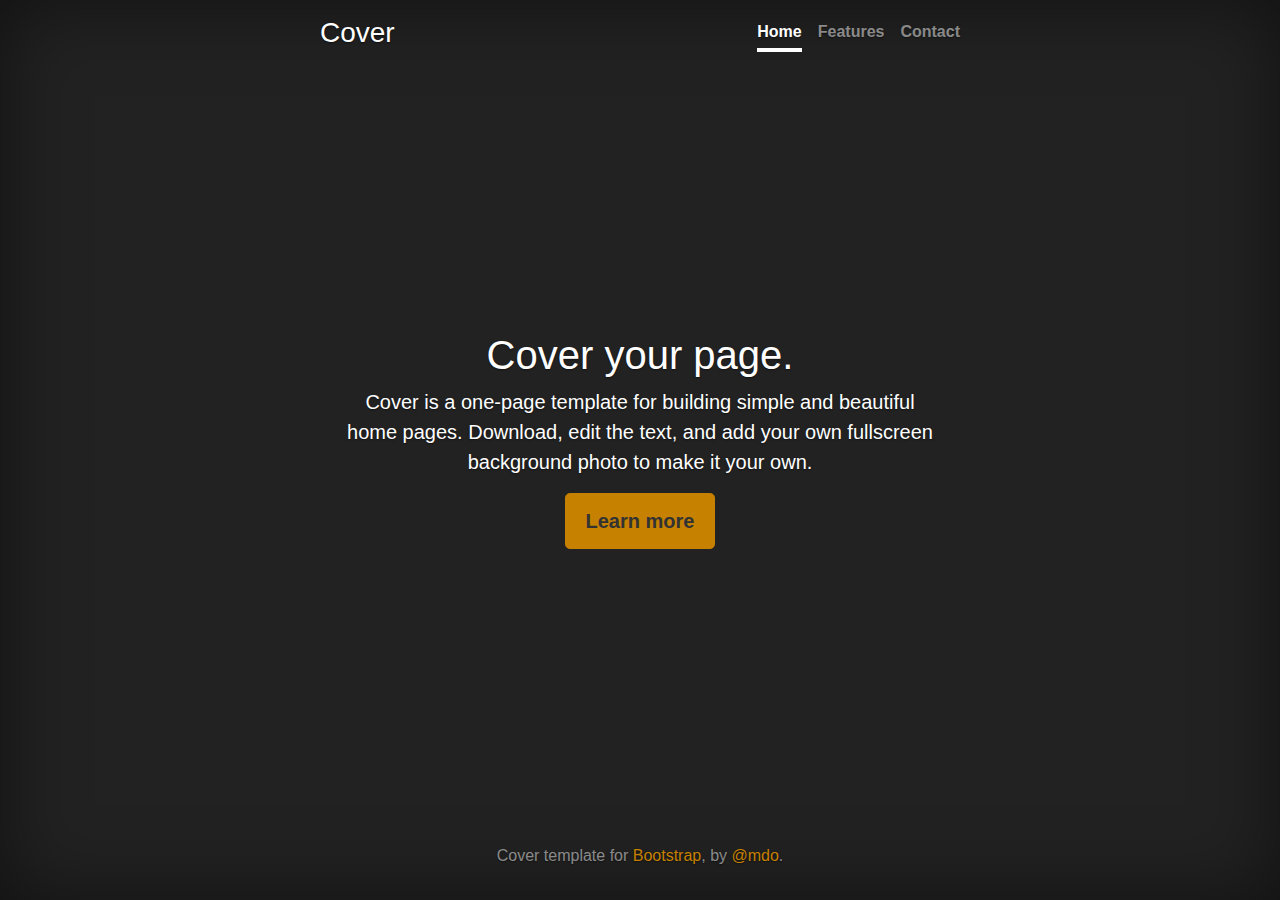
<file: L/docs/4.0/examples/cover/index.html>
<!doctype html>
<html lang="en">
  <head>
    <meta charset="utf-8">
    <meta name="viewport" content="width=device-width, initial-scale=1, shrink-to-fit=no">
    <meta name="description" content="">
    <meta name="author" content="">
    <link rel="icon" href="../../../../favicon.ico">

    <title>Cover Template for Bootstrap</title>

    <!-- Bootstrap core CSS -->
    <link href="../../../../dist/css/bootstrap.min.css" rel="stylesheet">

    <!-- Custom styles for this template -->
    <link href="cover.css" rel="stylesheet">
  </head>

  <body class="text-center">

    <div class="cover-container d-flex h-100 p-3 mx-auto flex-column">
      <header class="masthead mb-auto">
        <div class="inner">
          <h3 class="masthead-brand">Cover</h3>
          <nav class="nav nav-masthead justify-content-center">
            <a class="nav-link active" href="#">Home</a>
            <a class="nav-link" href="#">Features</a>
            <a class="nav-link" href="#">Contact</a>
          </nav>
        </div>
      </header>

      <main role="main" class="inner cover">
        <h1 class="cover-heading">Cover your page.</h1>
        <p class="lead">Cover is a one-page template for building simple and beautiful home pages. Download, edit the text, and add your own fullscreen background photo to make it your own.</p>
        <p class="lead">
          <a href="#" class="btn btn-lg btn-secondary">Learn more</a>
        </p>
      </main>

      <footer class="mastfoot mt-auto">
        <div class="inner">
          <p>Cover template for <a href="https://getbootstrap.com/">Bootstrap</a>, by <a href="https://twitter.com/mdo">@mdo</a>.</p>
        </div>
      </footer>
    </div>


    <!-- Bootstrap core JavaScript
    ================================================== -->
    <!-- Placed at the end of the document so the pages load faster -->
    <script src="https://code.jquery.com/jquery-3.2.1.slim.min.js" integrity="sha384-KJ3o2DKtIkvYIK3UENzmM7KCkRr/rE9/Qpg6aAZGJwFDMVNA/GpGFF93hXpG5KkN" crossorigin="anonymous"></script>
    <script>window.jQuery || document.write('<script src="../../../../assets/js/vendor/jquery-slim.min.js"><\/script>')</script>
    <script src="../../../../assets/js/vendor/popper.min.js"></script>
    <script src="../../../../dist/js/bootstrap.min.js"></script>
  </body>
</html>
</file>
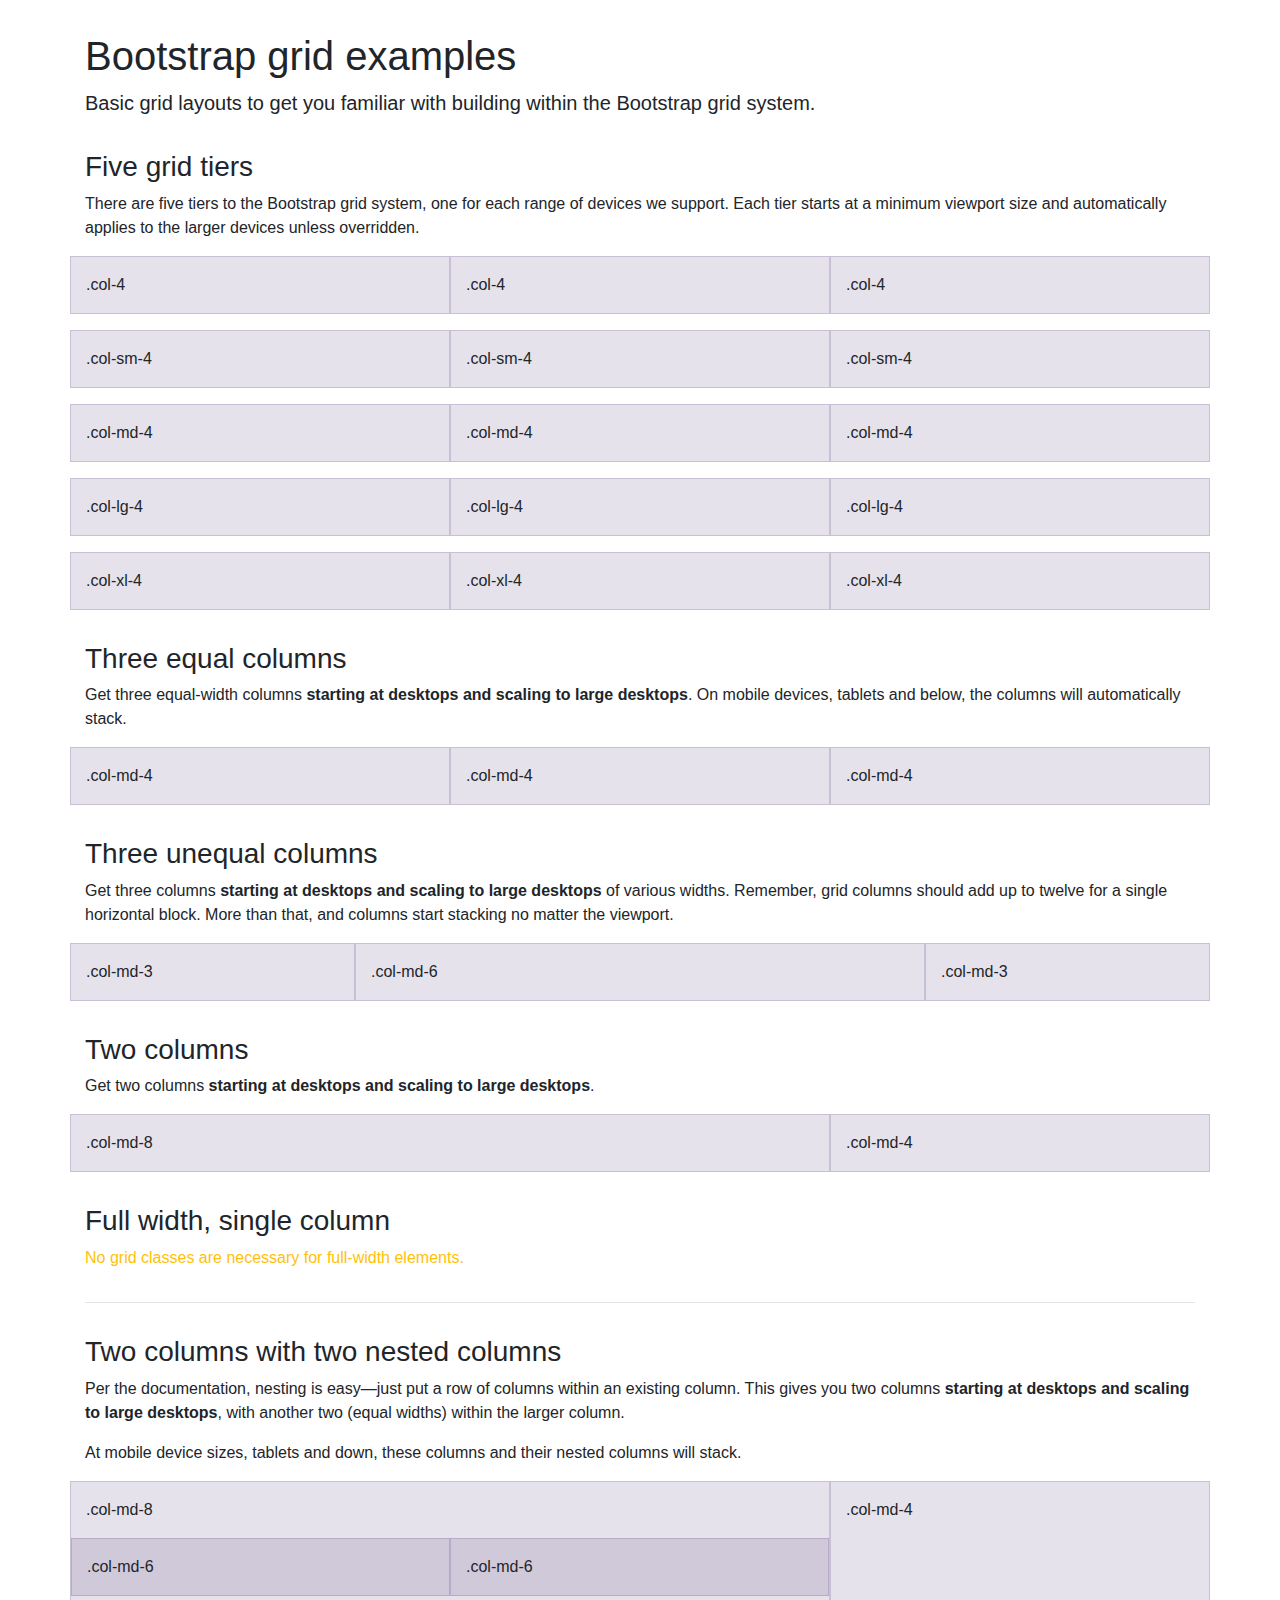
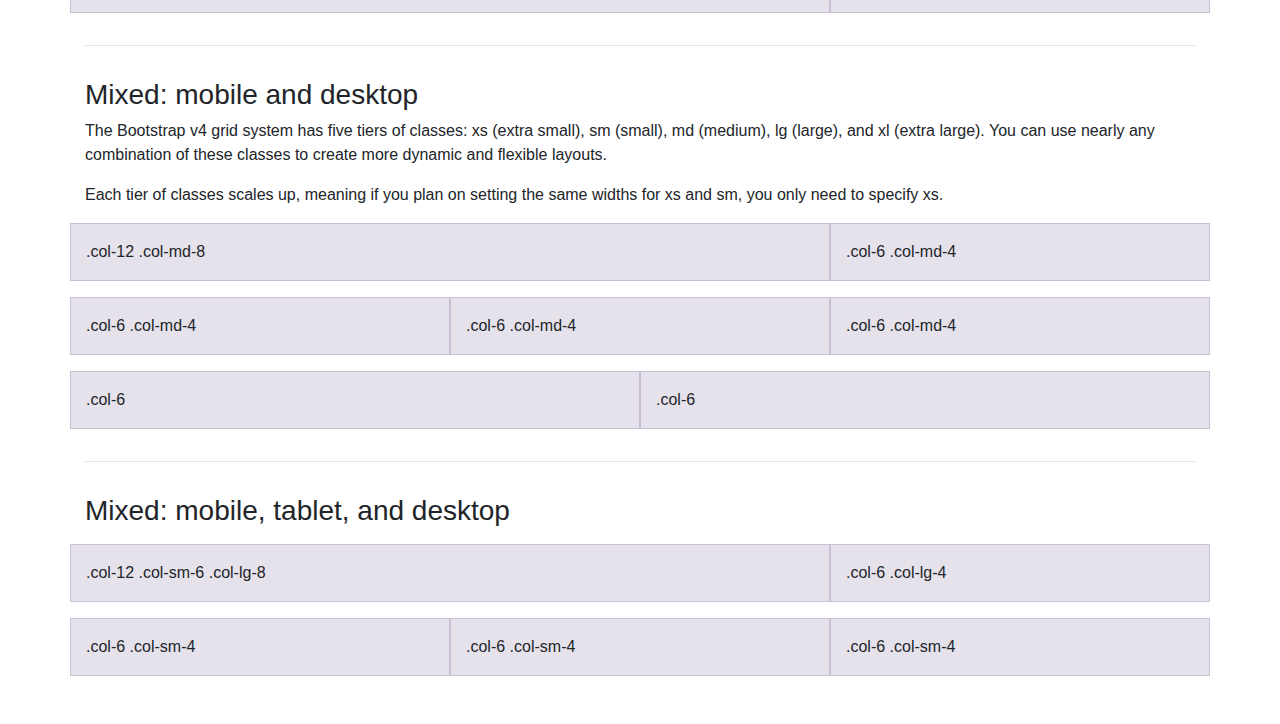
<file: L/docs/4.0/examples/grid/index.html>
<!doctype html>
<html lang="en">
  <head>
    <meta charset="utf-8">
    <meta name="viewport" content="width=device-width, initial-scale=1, shrink-to-fit=no">
    <meta name="description" content="">
    <meta name="author" content="">
    <link rel="icon" href="../../../../favicon.ico">

    <title>Grid Template for Bootstrap</title>

    <!-- Bootstrap core CSS -->
    <link href="../../../../dist/css/bootstrap.min.css" rel="stylesheet">

    <!-- Custom styles for this template -->
    <link href="grid.css" rel="stylesheet">
  </head>

  <body>
    <div class="container">

      <h1>Bootstrap grid examples</h1>
      <p class="lead">Basic grid layouts to get you familiar with building within the Bootstrap grid system.</p>

      <h3>Five grid tiers</h3>
      <p>There are five tiers to the Bootstrap grid system, one for each range of devices we support. Each tier starts at a minimum viewport size and automatically applies to the larger devices unless overridden.</p>

      <div class="row">
        <div class="col-4">.col-4</div>
        <div class="col-4">.col-4</div>
        <div class="col-4">.col-4</div>
      </div>

      <div class="row">
        <div class="col-sm-4">.col-sm-4</div>
        <div class="col-sm-4">.col-sm-4</div>
        <div class="col-sm-4">.col-sm-4</div>
      </div>

      <div class="row">
        <div class="col-md-4">.col-md-4</div>
        <div class="col-md-4">.col-md-4</div>
        <div class="col-md-4">.col-md-4</div>
      </div>

      <div class="row">
        <div class="col-lg-4">.col-lg-4</div>
        <div class="col-lg-4">.col-lg-4</div>
        <div class="col-lg-4">.col-lg-4</div>
      </div>

      <div class="row">
        <div class="col-xl-4">.col-xl-4</div>
        <div class="col-xl-4">.col-xl-4</div>
        <div class="col-xl-4">.col-xl-4</div>
      </div>

      <h3>Three equal columns</h3>
      <p>Get three equal-width columns <strong>starting at desktops and scaling to large desktops</strong>. On mobile devices, tablets and below, the columns will automatically stack.</p>
      <div class="row">
        <div class="col-md-4">.col-md-4</div>
        <div class="col-md-4">.col-md-4</div>
        <div class="col-md-4">.col-md-4</div>
      </div>

      <h3>Three unequal columns</h3>
      <p>Get three columns <strong>starting at desktops and scaling to large desktops</strong> of various widths. Remember, grid columns should add up to twelve for a single horizontal block. More than that, and columns start stacking no matter the viewport.</p>
      <div class="row">
        <div class="col-md-3">.col-md-3</div>
        <div class="col-md-6">.col-md-6</div>
        <div class="col-md-3">.col-md-3</div>
      </div>

      <h3>Two columns</h3>
      <p>Get two columns <strong>starting at desktops and scaling to large desktops</strong>.</p>
      <div class="row">
        <div class="col-md-8">.col-md-8</div>
        <div class="col-md-4">.col-md-4</div>
      </div>

      <h3>Full width, single column</h3>
      <p class="text-warning">No grid classes are necessary for full-width elements.</p>

      <hr>

      <h3>Two columns with two nested columns</h3>
      <p>Per the documentation, nesting is easy—just put a row of columns within an existing column. This gives you two columns <strong>starting at desktops and scaling to large desktops</strong>, with another two (equal widths) within the larger column.</p>
      <p>At mobile device sizes, tablets and down, these columns and their nested columns will stack.</p>
      <div class="row">
        <div class="col-md-8">
          .col-md-8
          <div class="row">
            <div class="col-md-6">.col-md-6</div>
            <div class="col-md-6">.col-md-6</div>
          </div>
        </div>
        <div class="col-md-4">.col-md-4</div>
      </div>

      <hr>

      <h3>Mixed: mobile and desktop</h3>
      <p>The Bootstrap v4 grid system has five tiers of classes: xs (extra small), sm (small), md (medium), lg (large), and xl (extra large). You can use nearly any combination of these classes to create more dynamic and flexible layouts.</p>
      <p>Each tier of classes scales up, meaning if you plan on setting the same widths for xs and sm, you only need to specify xs.</p>
      <div class="row">
        <div class="col-12 col-md-8">.col-12 .col-md-8</div>
        <div class="col-6 col-md-4">.col-6 .col-md-4</div>
      </div>
      <div class="row">
        <div class="col-6 col-md-4">.col-6 .col-md-4</div>
        <div class="col-6 col-md-4">.col-6 .col-md-4</div>
        <div class="col-6 col-md-4">.col-6 .col-md-4</div>
      </div>
      <div class="row">
        <div class="col-6">.col-6</div>
        <div class="col-6">.col-6</div>
      </div>

      <hr>

      <h3>Mixed: mobile, tablet, and desktop</h3>
      <p></p>
      <div class="row">
        <div class="col-12 col-sm-6 col-lg-8">.col-12 .col-sm-6 .col-lg-8</div>
        <div class="col-6 col-lg-4">.col-6 .col-lg-4</div>
      </div>
      <div class="row">
        <div class="col-6 col-sm-4">.col-6 .col-sm-4</div>
        <div class="col-6 col-sm-4">.col-6 .col-sm-4</div>
        <div class="col-6 col-sm-4">.col-6 .col-sm-4</div>
      </div>

    </div> <!-- /container -->
  </body>
</html>
</file>
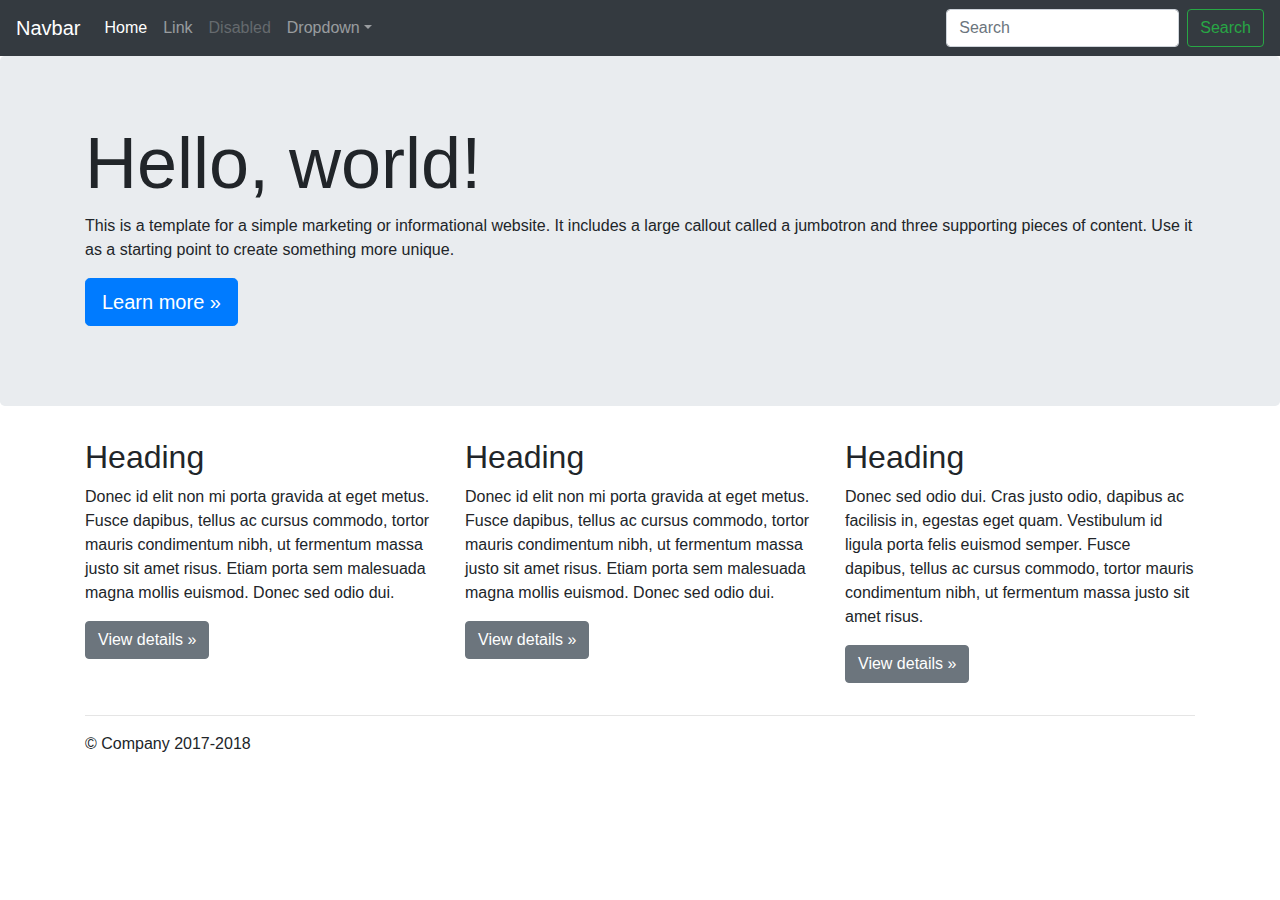
<file: L/docs/4.0/examples/jumbotron/index.html>
<!doctype html>
<html lang="en">
  <head>
    <meta charset="utf-8">
    <meta name="viewport" content="width=device-width, initial-scale=1, shrink-to-fit=no">
    <meta name="description" content="">
    <meta name="author" content="">
    <link rel="icon" href="../../../../favicon.ico">

    <title>Jumbotron Template for Bootstrap</title>

    <!-- Bootstrap core CSS -->
    <link href="../../../../dist/css/bootstrap.min.css" rel="stylesheet">

    <!-- Custom styles for this template -->
    <link href="jumbotron.css" rel="stylesheet">
  </head>

  <body>

    <nav class="navbar navbar-expand-md navbar-dark fixed-top bg-dark">
      <a class="navbar-brand" href="#">Navbar</a>
      <button class="navbar-toggler" type="button" data-toggle="collapse" data-target="#navbarsExampleDefault" aria-controls="navbarsExampleDefault" aria-expanded="false" aria-label="Toggle navigation">
        <span class="navbar-toggler-icon"></span>
      </button>

      <div class="collapse navbar-collapse" id="navbarsExampleDefault">
        <ul class="navbar-nav mr-auto">
          <li class="nav-item active">
            <a class="nav-link" href="#">Home <span class="sr-only">(current)</span></a>
          </li>
          <li class="nav-item">
            <a class="nav-link" href="#">Link</a>
          </li>
          <li class="nav-item">
            <a class="nav-link disabled" href="#">Disabled</a>
          </li>
          <li class="nav-item dropdown">
            <a class="nav-link dropdown-toggle" href="http://example.com" id="dropdown01" data-toggle="dropdown" aria-haspopup="true" aria-expanded="false">Dropdown</a>
            <div class="dropdown-menu" aria-labelledby="dropdown01">
              <a class="dropdown-item" href="#">Action</a>
              <a class="dropdown-item" href="#">Another action</a>
              <a class="dropdown-item" href="#">Something else here</a>
            </div>
          </li>
        </ul>
        <form class="form-inline my-2 my-lg-0">
          <input class="form-control mr-sm-2" type="text" placeholder="Search" aria-label="Search">
          <button class="btn btn-outline-success my-2 my-sm-0" type="submit">Search</button>
        </form>
      </div>
    </nav>

    <main role="main">

      <!-- Main jumbotron for a primary marketing message or call to action -->
      <div class="jumbotron">
        <div class="container">
          <h1 class="display-3">Hello, world!</h1>
          <p>This is a template for a simple marketing or informational website. It includes a large callout called a jumbotron and three supporting pieces of content. Use it as a starting point to create something more unique.</p>
          <p><a class="btn btn-primary btn-lg" href="#" role="button">Learn more &raquo;</a></p>
        </div>
      </div>

      <div class="container">
        <!-- Example row of columns -->
        <div class="row">
          <div class="col-md-4">
            <h2>Heading</h2>
            <p>Donec id elit non mi porta gravida at eget metus. Fusce dapibus, tellus ac cursus commodo, tortor mauris condimentum nibh, ut fermentum massa justo sit amet risus. Etiam porta sem malesuada magna mollis euismod. Donec sed odio dui. </p>
            <p><a class="btn btn-secondary" href="#" role="button">View details &raquo;</a></p>
          </div>
          <div class="col-md-4">
            <h2>Heading</h2>
            <p>Donec id elit non mi porta gravida at eget metus. Fusce dapibus, tellus ac cursus commodo, tortor mauris condimentum nibh, ut fermentum massa justo sit amet risus. Etiam porta sem malesuada magna mollis euismod. Donec sed odio dui. </p>
            <p><a class="btn btn-secondary" href="#" role="button">View details &raquo;</a></p>
          </div>
          <div class="col-md-4">
            <h2>Heading</h2>
            <p>Donec sed odio dui. Cras justo odio, dapibus ac facilisis in, egestas eget quam. Vestibulum id ligula porta felis euismod semper. Fusce dapibus, tellus ac cursus commodo, tortor mauris condimentum nibh, ut fermentum massa justo sit amet risus.</p>
            <p><a class="btn btn-secondary" href="#" role="button">View details &raquo;</a></p>
          </div>
        </div>

        <hr>

      </div> <!-- /container -->

    </main>

    <footer class="container">
      <p>&copy; Company 2017-2018</p>
    </footer>

    <!-- Bootstrap core JavaScript
    ================================================== -->
    <!-- Placed at the end of the document so the pages load faster -->
    <script src="https://code.jquery.com/jquery-3.2.1.slim.min.js" integrity="sha384-KJ3o2DKtIkvYIK3UENzmM7KCkRr/rE9/Qpg6aAZGJwFDMVNA/GpGFF93hXpG5KkN" crossorigin="anonymous"></script>
    <script>window.jQuery || document.write('<script src="../../../../assets/js/vendor/jquery-slim.min.js"><\/script>')</script>
    <script src="../../../../assets/js/vendor/popper.min.js"></script>
    <script src="../../../../dist/js/bootstrap.min.js"></script>
  </body>
</html>
</file>
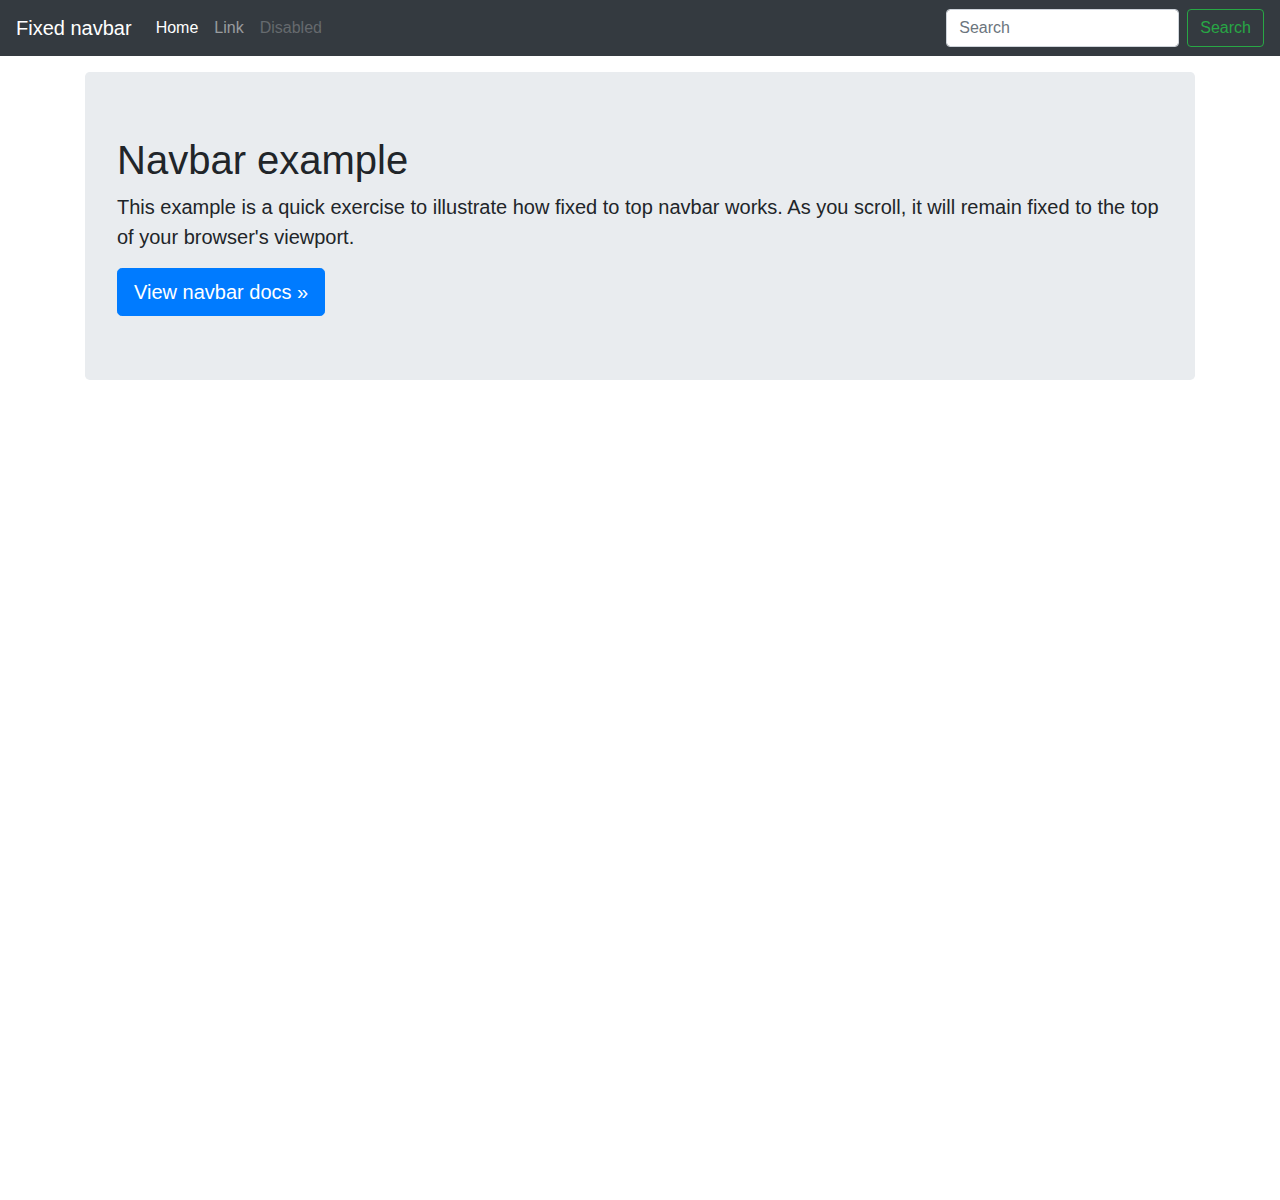
<file: L/docs/4.0/examples/navbar-fixed/index.html>
<!doctype html>
<html lang="en">
  <head>
    <meta charset="utf-8">
    <meta name="viewport" content="width=device-width, initial-scale=1, shrink-to-fit=no">
    <meta name="description" content="">
    <meta name="author" content="">
    <link rel="icon" href="../../../../favicon.ico">

    <title>Fixed top navbar example for Bootstrap</title>

    <!-- Bootstrap core CSS -->
    <link href="../../../../dist/css/bootstrap.min.css" rel="stylesheet">

    <!-- Custom styles for this template -->
    <link href="navbar-top-fixed.css" rel="stylesheet">
  </head>

  <body>

    <nav class="navbar navbar-expand-md navbar-dark fixed-top bg-dark">
      <a class="navbar-brand" href="#">Fixed navbar</a>
      <button class="navbar-toggler" type="button" data-toggle="collapse" data-target="#navbarCollapse" aria-controls="navbarCollapse" aria-expanded="false" aria-label="Toggle navigation">
        <span class="navbar-toggler-icon"></span>
      </button>
      <div class="collapse navbar-collapse" id="navbarCollapse">
        <ul class="navbar-nav mr-auto">
          <li class="nav-item active">
            <a class="nav-link" href="#">Home <span class="sr-only">(current)</span></a>
          </li>
          <li class="nav-item">
            <a class="nav-link" href="#">Link</a>
          </li>
          <li class="nav-item">
            <a class="nav-link disabled" href="#">Disabled</a>
          </li>
        </ul>
        <form class="form-inline mt-2 mt-md-0">
          <input class="form-control mr-sm-2" type="text" placeholder="Search" aria-label="Search">
          <button class="btn btn-outline-success my-2 my-sm-0" type="submit">Search</button>
        </form>
      </div>
    </nav>

    <main role="main" class="container">
      <div class="jumbotron">
        <h1>Navbar example</h1>
        <p class="lead">This example is a quick exercise to illustrate how fixed to top navbar works. As you scroll, it will remain fixed to the top of your browser's viewport.</p>
        <a class="btn btn-lg btn-primary" href="../../components/navbar/" role="button">View navbar docs &raquo;</a>
      </div>
    </main>

    <!-- Bootstrap core JavaScript
    ================================================== -->
    <!-- Placed at the end of the document so the pages load faster -->
    <script src="https://code.jquery.com/jquery-3.2.1.slim.min.js" integrity="sha384-KJ3o2DKtIkvYIK3UENzmM7KCkRr/rE9/Qpg6aAZGJwFDMVNA/GpGFF93hXpG5KkN" crossorigin="anonymous"></script>
    <script>window.jQuery || document.write('<script src="../../../../assets/js/vendor/jquery-slim.min.js"><\/script>')</script>
    <script src="../../../../assets/js/vendor/popper.min.js"></script>
    <script src="../../../../dist/js/bootstrap.min.js"></script>
  </body>
</html>
</file>
<file: L/docs/4.0/examples/album/album.css>
:root {
  --jumbotron-padding-y: 3rem;
}

.jumbotron {
  padding-top: var(--jumbotron-padding-y);
  padding-bottom: var(--jumbotron-padding-y);
  margin-bottom: 0;
  background-color: #fff;
}
@media (min-width: 768px) {
  .jumbotron {
    padding-top: calc(var(--jumbotron-padding-y) * 2);
    padding-bottom: calc(var(--jumbotron-padding-y) * 2);
  }
}

.jumbotron p:last-child {
  margin-bottom: 0;
}

.jumbotron-heading {
  font-weight: 300;
}

.jumbotron .container {
  max-width: 40rem;
}

footer {
  padding-top: 3rem;
  padding-bottom: 3rem;
}

footer p {
  margin-bottom: .25rem;
}

.box-shadow { box-shadow: 0 .25rem .75rem rgba(0, 0, 0, .05); }
</file>
<file: L/docs/4.0/examples/blog/blog.css>
/* stylelint-disable selector-list-comma-newline-after */

.blog-header {
  line-height: 1;
  border-bottom: 1px solid #e5e5e5;
}

.blog-header-logo {
  font-family: "Playfair Display", Georgia, "Times New Roman", serif;
  font-size: 2.25rem;
}

.blog-header-logo:hover {
  text-decoration: none;
}

h1, h2, h3, h4, h5, h6 {
  font-family: "Playfair Display", Georgia, "Times New Roman", serif;
}

.display-4 {
  font-size: 2.5rem;
}
@media (min-width: 768px) {
  .display-4 {
    font-size: 3rem;
  }
}

.nav-scroller {
  position: relative;
  z-index: 2;
  height: 2.75rem;
  overflow-y: hidden;
}

.nav-scroller .nav {
  display: -webkit-box;
  display: -ms-flexbox;
  display: flex;
  -ms-flex-wrap: nowrap;
  flex-wrap: nowrap;
  padding-bottom: 1rem;
  margin-top: -1px;
  overflow-x: auto;
  text-align: center;
  white-space: nowrap;
  -webkit-overflow-scrolling: touch;
}

.nav-scroller .nav-link {
  padding-top: .75rem;
  padding-bottom: .75rem;
  font-size: .875rem;
}

.card-img-right {
  height: 100%;
  border-radius: 0 3px 3px 0;
}

.flex-auto {
  -ms-flex: 0 0 auto;
  -webkit-box-flex: 0;
  flex: 0 0 auto;
}

.h-250 { height: 250px; }
@media (min-width: 768px) {
  .h-md-250 { height: 250px; }
}

.border-top { border-top: 1px solid #e5e5e5; }
.border-bottom { border-bottom: 1px solid #e5e5e5; }

.box-shadow { box-shadow: 0 .25rem .75rem rgba(0, 0, 0, .05); }

/*
 * Blog name and description
 */
.blog-title {
  margin-bottom: 0;
  font-size: 2rem;
  font-weight: 400;
}
.blog-description {
  font-size: 1.1rem;
  color: #999;
}

@media (min-width: 40em) {
  .blog-title {
    font-size: 3.5rem;
  }
}

/* Pagination */
.blog-pagination {
  margin-bottom: 4rem;
}
.blog-pagination > .btn {
  border-radius: 2rem;
}

/*
 * Blog posts
 */
.blog-post {
  margin-bottom: 4rem;
}
.blog-post-title {
  margin-bottom: .25rem;
  font-size: 2.5rem;
}
.blog-post-meta {
  margin-bottom: 1.25rem;
  color: #999;
}

/*
 * Footer
 */
.blog-footer {
  padding: 2.5rem 0;
  color: #999;
  text-align: center;
  background-color: #f9f9f9;
  border-top: .05rem solid #e5e5e5;
}
.blog-footer p:last-child {
  margin-bottom: 0;
}
</file>
<file: L/docs/4.0/examples/carousel/carousel.css>
/* GLOBAL STYLES
-------------------------------------------------- */
/* Padding below the footer and lighter body text */

body {
  padding-top: 3rem;
  padding-bottom: 3rem;
  color: #5a5a5a;
}


/* CUSTOMIZE THE CAROUSEL
-------------------------------------------------- */

/* Carousel base class */
.carousel {
  margin-bottom: 4rem;
}
/* Since positioning the image, we need to help out the caption */
.carousel-caption {
  bottom: 3rem;
  z-index: 10;
}

/* Declare heights because of positioning of img element */
.carousel-item {
  height: 32rem;
  background-color: #777;
}
.carousel-item > img {
  position: absolute;
  top: 0;
  left: 0;
  min-width: 100%;
  height: 32rem;
}


/* MARKETING CONTENT
-------------------------------------------------- */

/* Center align the text within the three columns below the carousel */
.marketing .col-lg-4 {
  margin-bottom: 1.5rem;
  text-align: center;
}
.marketing h2 {
  font-weight: 400;
}
.marketing .col-lg-4 p {
  margin-right: .75rem;
  margin-left: .75rem;
}


/* Featurettes
------------------------- */

.featurette-divider {
  margin: 5rem 0; /* Space out the Bootstrap <hr> more */
}

/* Thin out the marketing headings */
.featurette-heading {
  font-weight: 300;
  line-height: 1;
  letter-spacing: -.05rem;
}


/* RESPONSIVE CSS
-------------------------------------------------- */

@media (min-width: 40em) {
  /* Bump up size of carousel content */
  .carousel-caption p {
    margin-bottom: 1.25rem;
    font-size: 1.25rem;
    line-height: 1.4;
  }

  .featurette-heading {
    font-size: 50px;
  }
}

@media (min-width: 62em) {
  .featurette-heading {
    margin-top: 7rem;
  }
}
</file>
<file: L/docs/4.0/examples/cover/cover.css>
/*
 * Globals
 */

/* Links */

a,
a:focus,
a:hover {
  color: rgb(199, 129, 0);
}

/* Custom default buttson */
.btn-secondary,
.btn-secondary:hover,
.btn-secondary:focus {
  color: #333;
  text-shadow: none; /* Prevent inheritance from `body` */
  background-color: rgb(199, 129, 0);
  border: .05rem solid rgb(199, 129, 0);
}


/*
 * Base structure
 */

html,
body {
  height: 100%;
  background-color: rgb(34, 34, 34)
}

body {
  display: -ms-flexbox;
  display: -webkit-box;
  display: flex;
  -ms-flex-pack: center;
  -webkit-box-pack: center;
  justify-content: center;
  color: #fff;
  text-shadow: 0 .05rem .1rem rgba(0, 0, 0, .5);
  box-shadow: inset 0 0 5rem rgba(0, 0, 0, .5);
}
.container.imagenes {
  background-color: #333;
  max-width: 1100px;
  margin: auto;
  overflow: auto;
  padding: 0 2rem;

}

.cover-container {
  max-width: 42em;
}

.main.header {
  
  height: 55vh;
  display: flex;
  flex-direction: column;
  align-items: center;
  justify-content: center;
  padding: 2rem;
}
.main.header h1 {
  font-size: 4rem;
  margin-bottom: 2rem;
  line-height: 1.2;}
img {
  width: 100%;
}
.card {display: grid;
  grid-template-columns: repeat(2, 1fr);
  grid-gap: 2rem;
  background: #333;
margin-bottom: 2rem;

}
.card h3 {
  margin-bottom: 2rem;

}
.card img {
  height: 400px;

}
.card > div {
  padding: 2rem;
}
.card:nth-child(even) img{
order: 2;
}
@media (max-width: 700px)  {
  .card  {
    display: block;

   }
}




/*
 * Header
 */
.masthead {
  margin-bottom: 2rem;
}

.masthead-brand {
  margin-bottom: 0;
}

.nav-masthead .nav-link {
  padding: .25rem 0;
  font-weight: 700;
  color: rgba(255, 255, 255, .5);
  background-color: transparent;
  border-bottom: .25rem solid transparent;
}

.nav-masthead .nav-link:hover,
.nav-masthead .nav-link:focus {
  border-bottom-color: rgba(255, 255, 255, .25);
}

.nav-masthead .nav-link + .nav-link {
  margin-left: 1rem;
}

.nav-masthead .active {
  color: #fff;
  border-bottom-color: #fff;
}

@media (min-width: 48em) {
  .masthead-brand {
    float: left;
  }
  .nav-masthead {
    float: right;
  }
}


/*
 * Cover
 */
.cover {
  padding: 0 1.5rem;
}
.cover .btn-lg {
  padding: .75rem 1.25rem;
  font-weight: 700;
}


/*
 * Footer
 */
.mastfoot {
  color: rgba(255, 255, 255, .5);
}
</file>
<file: L/docs/4.0/examples/grid/grid.css>
body {
  padding-top: 2rem;
  padding-bottom: 2rem;
}

h3 {
  margin-top: 2rem;
}

.row {
  margin-bottom: 1rem;
}
.row .row {
  margin-top: 1rem;
  margin-bottom: 0;
}
[class*="col-"] {
  padding-top: 1rem;
  padding-bottom: 1rem;
  background-color: rgba(86, 61, 124, .15);
  border: 1px solid rgba(86, 61, 124, .2);
}

hr {
  margin-top: 2rem;
  margin-bottom: 2rem;
}
</file>
<file: L/docs/4.0/examples/jumbotron/jumbotron.css>
/* Move down content because we have a fixed navbar that is 3.5rem tall */
body {
  padding-top: 3.5rem;
}
</file>
<file: L/docs/4.0/examples/navbar-fixed/navbar-top-fixed.css>
/* Show it is fixed to the top */
body {
  min-height: 75rem;
  padding-top: 4.5rem;
}
</file>
<file: L/js/tests/vendor/qunit.css>
/*!
 * QUnit 2.4.1
 * https://qunitjs.com/
 *
 * Copyright jQuery Foundation and other contributors
 * Released under the MIT license
 * https://jquery.org/license
 *
 * Date: 2017-10-22T05:12Z
 */

/** Font Family and Sizes */

#qunit-tests, #qunit-header, #qunit-banner, #qunit-testrunner-toolbar, #qunit-filteredTest, #qunit-userAgent, #qunit-testresult {
	font-family: "Helvetica Neue Light", "HelveticaNeue-Light", "Helvetica Neue", Calibri, Helvetica, Arial, sans-serif;
}

#qunit-testrunner-toolbar, #qunit-filteredTest, #qunit-userAgent, #qunit-testresult, #qunit-tests li { font-size: small; }
#qunit-tests { font-size: smaller; }


/** Resets */

#qunit-tests, #qunit-header, #qunit-banner, #qunit-filteredTest, #qunit-userAgent, #qunit-testresult, #qunit-modulefilter {
	margin: 0;
	padding: 0;
}


/** Header (excluding toolbar) */

#qunit-header {
	padding: 0.5em 0 0.5em 1em;

	color: #8699A4;
	background-color: #0D3349;

	font-size: 1.5em;
	line-height: 1em;
	font-weight: 400;

	border-radius: 5px 5px 0 0;
}

#qunit-header a {
	text-decoration: none;
	color: #C2CCD1;
}

#qunit-header a:hover,
#qunit-header a:focus {
	color: #FFF;
}

#qunit-banner {
	height: 5px;
}

#qunit-filteredTest {
	padding: 0.5em 1em 0.5em 1em;
	color: #366097;
	background-color: #F4FF77;
}

#qunit-userAgent {
	padding: 0.5em 1em 0.5em 1em;
	color: #FFF;
	background-color: #2B81AF;
	text-shadow: rgba(0, 0, 0, 0.5) 2px 2px 1px;
}


/** Toolbar */

#qunit-testrunner-toolbar {
	padding: 0.5em 1em 0.5em 1em;
	color: #5E740B;
	background-color: #EEE;
}

#qunit-testrunner-toolbar .clearfix {
	height: 0;
	clear: both;
}

#qunit-testrunner-toolbar label {
	display: inline-block;
}

#qunit-testrunner-toolbar input[type=checkbox],
#qunit-testrunner-toolbar input[type=radio] {
	margin: 3px;
	vertical-align: -2px;
}

#qunit-testrunner-toolbar input[type=text] {
	box-sizing: border-box;
	height: 1.6em;
}

.qunit-url-config,
.qunit-filter,
#qunit-modulefilter {
	display: inline-block;
	line-height: 2.1em;
}

.qunit-filter,
#qunit-modulefilter {
	float: right;
	position: relative;
	margin-left: 1em;
}

.qunit-url-config label {
	margin-right: 0.5em;
}

#qunit-modulefilter-search {
	box-sizing: border-box;
	width: 400px;
}

#qunit-modulefilter-search-container:after {
	position: absolute;
	right: 0.3em;
	content: "\25bc";
	color: black;
}

#qunit-modulefilter-dropdown {
	/* align with #qunit-modulefilter-search */
	box-sizing: border-box;
	width: 400px;
	position: absolute;
	right: 0;
	top: 50%;
	margin-top: 0.8em;

	border: 1px solid #D3D3D3;
	border-top: none;
	border-radius: 0 0 .25em .25em;
	color: #000;
	background-color: #F5F5F5;
	z-index: 99;
}

#qunit-modulefilter-dropdown a {
	color: inherit;
	text-decoration: none;
}

#qunit-modulefilter-dropdown .clickable.checked {
	font-weight: bold;
	color: #000;
	background-color: #D2E0E6;
}

#qunit-modulefilter-dropdown .clickable:hover {
	color: #FFF;
	background-color: #0D3349;
}

#qunit-modulefilter-actions {
	display: block;
	overflow: auto;

	/* align with #qunit-modulefilter-dropdown-list */
	font: smaller/1.5em sans-serif;
}

#qunit-modulefilter-dropdown #qunit-modulefilter-actions > * {
	box-sizing: border-box;
	max-height: 2.8em;
	display: block;
	padding: 0.4em;
}

#qunit-modulefilter-dropdown #qunit-modulefilter-actions > button {
	float: right;
	font: inherit;
}

#qunit-modulefilter-dropdown #qunit-modulefilter-actions > :last-child {
	/* insert padding to align with checkbox margins */
	padding-left: 3px;
}

#qunit-modulefilter-dropdown-list {
	max-height: 200px;
	overflow-y: auto;
	margin: 0;
	border-top: 2px groove threedhighlight;
	padding: 0.4em 0 0;
	font: smaller/1.5em sans-serif;
}

#qunit-modulefilter-dropdown-list li {
	white-space: nowrap;
	overflow: hidden;
	text-overflow: ellipsis;
}

#qunit-modulefilter-dropdown-list .clickable {
	display: block;
	padding-left: 0.15em;
}


/** Tests: Pass/Fail */

#qunit-tests {
	list-style-position: inside;
}

#qunit-tests li {
	padding: 0.4em 1em 0.4em 1em;
	border-bottom: 1px solid #FFF;
	list-style-position: inside;
}

#qunit-tests > li {
	display: none;
}

#qunit-tests li.running,
#qunit-tests li.pass,
#qunit-tests li.fail,
#qunit-tests li.skipped,
#qunit-tests li.aborted {
	display: list-item;
}

#qunit-tests.hidepass {
	position: relative;
}

#qunit-tests.hidepass li.running,
#qunit-tests.hidepass li.pass:not(.todo) {
	visibility: hidden;
	position: absolute;
	width:   0;
	height:  0;
	padding: 0;
	border:  0;
	margin:  0;
}

#qunit-tests li strong {
	cursor: pointer;
}

#qunit-tests li.skipped strong {
	cursor: default;
}

#qunit-tests li a {
	padding: 0.5em;
	color: #C2CCD1;
	text-decoration: none;
}

#qunit-tests li p a {
	padding: 0.25em;
	color: #6B6464;
}
#qunit-tests li a:hover,
#qunit-tests li a:focus {
	color: #000;
}

#qunit-tests li .runtime {
	float: right;
	font-size: smaller;
}

.qunit-assert-list {
	margin-top: 0.5em;
	padding: 0.5em;

	background-color: #FFF;

	border-radius: 5px;
}

.qunit-source {
	margin: 0.6em 0 0.3em;
}

.qunit-collapsed {
	display: none;
}

#qunit-tests table {
	border-collapse: collapse;
	margin-top: 0.2em;
}

#qunit-tests th {
	text-align: right;
	vertical-align: top;
	padding: 0 0.5em 0 0;
}

#qunit-tests td {
	vertical-align: top;
}

#qunit-tests pre {
	margin: 0;
	white-space: pre-wrap;
	word-wrap: break-word;
}

#qunit-tests del {
	color: #374E0C;
	background-color: #E0F2BE;
	text-decoration: none;
}

#qunit-tests ins {
	color: #500;
	background-color: #FFCACA;
	text-decoration: none;
}

/*** Test Counts */

#qunit-tests b.counts                       { color: #000; }
#qunit-tests b.passed                       { color: #5E740B; }
#qunit-tests b.failed                       { color: #710909; }

#qunit-tests li li {
	padding: 5px;
	background-color: #FFF;
	border-bottom: none;
	list-style-position: inside;
}

/*** Passing Styles */

#qunit-tests li li.pass {
	color: #3C510C;
	background-color: #FFF;
	border-left: 10px solid #C6E746;
}

#qunit-tests .pass                          { color: #528CE0; background-color: #D2E0E6; }
#qunit-tests .pass .test-name               { color: #366097; }

#qunit-tests .pass .test-actual,
#qunit-tests .pass .test-expected           { color: #999; }

#qunit-banner.qunit-pass                    { background-color: #C6E746; }

/*** Failing Styles */

#qunit-tests li li.fail {
	color: #710909;
	background-color: #FFF;
	border-left: 10px solid #EE5757;
	white-space: pre;
}

#qunit-tests > li:last-child {
	border-radius: 0 0 5px 5px;
}

#qunit-tests .fail                          { color: #000; background-color: #EE5757; }
#qunit-tests .fail .test-name,
#qunit-tests .fail .module-name             { color: #000; }

#qunit-tests .fail .test-actual             { color: #EE5757; }
#qunit-tests .fail .test-expected           { color: #008000; }

#qunit-banner.qunit-fail                    { background-color: #EE5757; }


/*** Aborted tests */
#qunit-tests .aborted { color: #000; background-color: orange; }
/*** Skipped tests */

#qunit-tests .skipped {
	background-color: #EBECE9;
}

#qunit-tests .qunit-todo-label,
#qunit-tests .qunit-skipped-label {
	background-color: #F4FF77;
	display: inline-block;
	font-style: normal;
	color: #366097;
	line-height: 1.8em;
	padding: 0 0.5em;
	margin: -0.4em 0.4em -0.4em 0;
}

#qunit-tests .qunit-todo-label {
	background-color: #EEE;
}

/** Result */

#qunit-testresult {
	color: #2B81AF;
	background-color: #D2E0E6;

	border-bottom: 1px solid #FFF;
}
#qunit-testresult .clearfix {
	height: 0;
	clear: both;
}
#qunit-testresult .module-name {
	font-weight: 700;
}
#qunit-testresult-display {
	padding: 0.5em 1em 0.5em 1em;
	width: 85%;
	float:left;
}
#qunit-testresult-controls {
	padding: 0.5em 1em 0.5em 1em;
  width: 10%;
	float:left;
}

/** Fixture */

#qunit-fixture {
	position: absolute;
	top: -10000px;
	left: -10000px;
	width: 1000px;
	height: 1000px;
}
</file>
